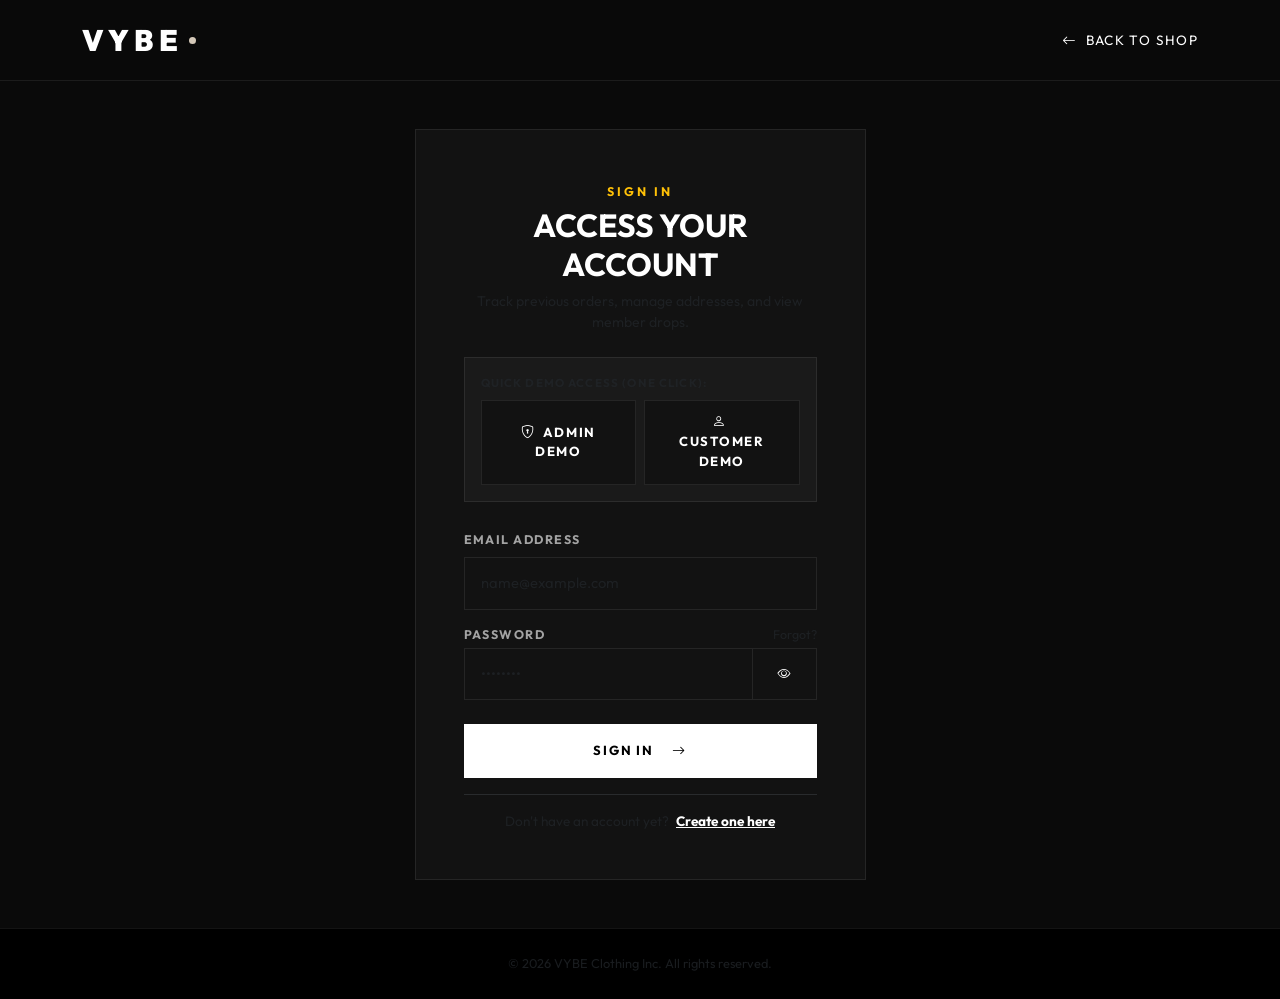
<file: frontend/account.html>
<!DOCTYPE html>
<html lang="en">
<head>
    <meta charset="UTF-8">
    <meta name="viewport" content="width=device-width, initial-scale=1.0">
    <title>My Account | VYBE Clothing</title>
    <!-- Bootstrap 5 CSS -->
    <link href="https://cdn.jsdelivr.net/npm/bootstrap@5.3.3/dist/css/bootstrap.min.css" rel="stylesheet">
    <!-- Bootstrap Icons -->
    <link href="https://cdn.jsdelivr.net/npm/bootstrap-icons@1.11.3/font/bootstrap-icons.min.css" rel="stylesheet">
    <!-- Custom Style -->
    <link rel="stylesheet" href="/frontend/css/style.css">
</head>
<body>

    <!-- Announcement Bar -->
    <div class="announcement-bar text-center">
        <div class="container">
            FREE EXPRESS SHIPPING ACROSS INDIA ON ORDERS OVER ₹1,999
        </div>
    </div>

    <!-- Navigation Bar -->
    <nav class="navbar navbar-expand-lg navbar-vybe">
        <div class="container">
            <a class="brand-logo" href="index.html">
                VYBE<span class="dot"></span>
            </a>

            <button class="navbar-toggler border-0 text-white" type="button" data-bs-toggle="collapse" data-bs-target="#vybeNav">
                <i class="bi bi-list fs-2"></i>
            </button>

            <div class="collapse navbar-collapse" id="vybeNav">
                <ul class="navbar-nav mx-auto mb-2 mb-lg-0">
                    <li class="nav-item"><a class="nav-link nav-link-vybe" href="index.html">Home</a></li>
                    <li class="nav-item"><a class="nav-link nav-link-vybe" href="shop.html">Shop All</a></li>
                    <li class="nav-item"><a class="nav-link nav-link-vybe" href="/orders.html">My Orders</a></li>
                    <li class="nav-item"><a class="nav-link nav-link-vybe active" href="/account.html">Account</a></li>
                </ul>

                <div class="d-flex align-items-center gap-3">
                    <div id="navUserContainer"></div>
                    <a href="cart.html" class="nav-icon-btn position-relative" title="Shopping Bag">
                        <i class="bi bi-bag"></i>
                        <span class="nav-badge cart-count-badge" style="display: none;">0</span>
                    </a>
                </div>
            </div>
        </div>
    </nav>

    <!-- Main Account Section -->
    <section class="py-5">
        <div class="container">
            <div class="d-flex justify-content-between align-items-end mb-4 pb-2 border-bottom border-secondary border-opacity-25">
                <div>
                    <span class="tracking-widest-custom text-warning fw-bold" style="font-size: 0.8rem;">MEMBER DASHBOARD</span>
                    <h1 class="text-uppercase fw-bold text-white mt-1 mb-0">MY ACCOUNT</h1>
                </div>
                <button class="btn btn-vybe-outline" onclick="handleLogout()">
                    <i class="bi bi-box-arrow-right me-1"></i> LOGOUT
                </button>
            </div>

            <div class="row g-4">
                <!-- Profile Summary & Navigation -->
                <div class="col-lg-4">
                    <div class="p-4 mb-4" style="background: var(--bg-surface); border: 1px solid var(--border-subtle);">
                        <div class="d-flex align-items-center gap-3 mb-3">
                            <div class="rounded-circle bg-secondary d-flex align-items-center justify-content-center text-white fw-bold fs-3" style="width: 60px; height: 60px;">
                                <i class="bi bi-person"></i>
                            </div>
                            <div>
                                <h5 class="fw-bold text-white mb-0" id="profileName">Loading...</h5>
                                <div class="text-muted" style="font-size: 0.85rem;" id="profileEmail">...</div>
                            </div>
                        </div>
                        <div class="border-top border-secondary border-opacity-25 pt-3">
                            <div class="d-flex justify-content-between text-muted mb-2" style="font-size: 0.85rem;">
                                <span>Phone:</span>
                                <span class="text-white" id="profilePhone">-</span>
                            </div>
                            <div class="d-flex justify-content-between text-muted" style="font-size: 0.85rem;">
                                <span>Member Since:</span>
                                <span class="text-white" id="profileDate">-</span>
                            </div>
                        </div>

                        <div class="d-grid mt-4">
                            <a href="/orders.html" class="btn btn-vybe">
                                <i class="bi bi-box-seam me-2"></i> VIEW ORDER HISTORY
                            </a>
                        </div>
                    </div>
                </div>

                <!-- Forms Column -->
                <div class="col-lg-8">
                    <!-- Update Profile Form -->
                    <div class="p-4 mb-4" style="background: var(--bg-surface); border: 1px solid var(--border-subtle);">
                        <h5 class="text-uppercase fw-bold text-white mb-3" style="font-size: 1rem; letter-spacing: 0.08em;">
                            Personal Information
                        </h5>
                        <form id="editProfileForm">
                            <div class="row g-3">
                                <div class="col-md-6">
                                    <label class="form-label-vybe">Full Name</label>
                                    <input type="text" id="editFullName" class="form-control form-control-vybe" required>
                                </div>
                                <div class="col-md-6">
                                    <label class="form-label-vybe">Phone Number</label>
                                    <input type="tel" id="editPhone" class="form-control form-control-vybe">
                                </div>
                            </div>
                            <button type="submit" class="btn btn-vybe-dark mt-3">SAVE CHANGES</button>
                        </form>
                    </div>

                    <!-- Change Password Form -->
                    <div class="p-4 mb-4" style="background: var(--bg-surface); border: 1px solid var(--border-subtle);">
                        <h5 class="text-uppercase fw-bold text-white mb-3" style="font-size: 1rem; letter-spacing: 0.08em;">
                            Change Password
                        </h5>
                        <form id="changePasswordForm">
                            <div class="row g-3">
                                <div class="col-md-6">
                                    <label class="form-label-vybe">Current Password</label>
                                    <input type="password" id="currPw" class="form-control form-control-vybe" required>
                                </div>
                                <div class="col-md-6">
                                    <label class="form-label-vybe">New Password</label>
                                    <input type="password" id="newPw" class="form-control form-control-vybe" required minlength="6">
                                </div>
                            </div>
                            <button type="submit" class="btn btn-vybe-dark mt-3">UPDATE PASSWORD</button>
                        </form>
                    </div>

                    <!-- Saved Shipping Addresses -->
                    <div class="p-4" style="background: var(--bg-surface); border: 1px solid var(--border-subtle);">
                        <div class="d-flex justify-content-between align-items-center mb-3">
                            <h5 class="text-uppercase fw-bold text-white mb-0" style="font-size: 1rem; letter-spacing: 0.08em;">
                                Saved Shipping Addresses
                            </h5>
                            <button class="btn btn-sm btn-vybe-outline" data-bs-toggle="modal" data-bs-target="#addAddressModal">
                                <i class="bi bi-plus-lg me-1"></i> Add Address
                            </button>
                        </div>
                        <div id="addressesList" class="row g-3">
                            <!-- Populated dynamically -->
                        </div>
                    </div>

                </div>
            </div>
        </div>
    </section>

    <!-- Add Address Modal -->
    <div class="modal fade" id="addAddressModal" tabindex="-1">
        <div class="modal-dialog modal-dialog-centered">
            <div class="modal-content modal-content-vybe">
                <div class="modal-header modal-header-vybe">
                    <h5 class="modal-title text-uppercase fw-bold">Add Shipping Address</h5>
                    <button type="button" class="btn-close btn-close-white" data-bs-dismiss="modal"></button>
                </div>
                <form id="addAddressForm">
                    <div class="modal-body p-4">
                        <div class="mb-3">
                            <label class="form-label-vybe">Full Name *</label>
                            <input type="text" id="modalAddrName" class="form-control form-control-vybe" required>
                        </div>
                        <div class="mb-3">
                            <label class="form-label-vybe">Contact Phone *</label>
                            <input type="tel" id="modalAddrPhone" class="form-control form-control-vybe" required>
                        </div>
                        <div class="mb-3">
                            <label class="form-label-vybe">Street Address / Apartment *</label>
                            <input type="text" id="modalAddrStreet" class="form-control form-control-vybe" required>
                        </div>
                        <div class="row g-2 mb-3">
                            <div class="col-6">
                                <label class="form-label-vybe">City *</label>
                                <input type="text" id="modalAddrCity" class="form-control form-control-vybe" required>
                            </div>
                            <div class="col-6">
                                <label class="form-label-vybe">State *</label>
                                <input type="text" id="modalAddrState" class="form-control form-control-vybe" required>
                            </div>
                        </div>
                        <div class="mb-3">
                            <label class="form-label-vybe">PIN Code *</label>
                            <input type="text" id="modalAddrPostal" class="form-control form-control-vybe" required>
                        </div>
                    </div>
                    <div class="modal-footer border-0 p-4 pt-0">
                        <button type="button" class="btn btn-vybe-dark" data-bs-dismiss="modal">Cancel</button>
                        <button type="submit" class="btn btn-vybe">Save Address</button>
                    </div>
                </form>
            </div>
        </div>
    </div>

    <!-- Footer -->
    <footer class="footer-vybe">
        <div class="container text-center text-muted" style="font-size: 0.8rem;">
            &copy; 2026 VYBE Clothing Inc. All rights reserved.
        </div>
    </footer>

    <!-- Bootstrap 5 Bundle JS -->
    <script src="https://cdn.jsdelivr.net/npm/bootstrap@5.3.3/dist/js/bootstrap.bundle.min.js"></script>
    <!-- Core JS -->
    <script src="/frontend/js/main.js"></script>

    <script>
        async function loadAccountData() {
            const user = getCurrentUser();
            if (!user) {
                window.location.href = "login.html";
                return;
            }

            document.getElementById("profileName").textContent = user.full_name;
            document.getElementById("profileEmail").textContent = user.email;
            document.getElementById("profilePhone").textContent = user.phone || "Not provided";
            document.getElementById("profileDate").textContent = new Date(user.created_at).toLocaleDateString();

            document.getElementById("editFullName").value = user.full_name;
            document.getElementById("editPhone").value = user.phone || "";

            loadSavedAddresses();
        }

        async function loadSavedAddresses() {
            const container = document.getElementById("addressesList");
            try {
                const res = await authFetch("/auth/addresses");
                const addresses = await res.json();

                if (addresses.length === 0) {
                    container.innerHTML = `<div class="col-12 text-muted" style="font-size: 0.88rem;">No saved addresses yet.</div>`;
                    return;
                }

                container.innerHTML = addresses.map(a => `
                    <div class="col-md-6">
                        <div class="p-3 position-relative" style="background: var(--bg-surface-elevated); border: 1px solid var(--border-subtle); font-size: 0.85rem;">
                            <div class="fw-bold text-white mb-1">${a.full_name}</div>
                            <div class="text-light">${a.street_address}</div>
                            <div class="text-muted">${a.city}, ${a.state} - ${a.postal_code}</div>
                            <div class="text-muted mt-1">Phone: ${a.phone}</div>
                            <button class="btn btn-sm btn-link text-danger p-0 position-absolute top-0 end-0 m-3" onclick="deleteAddress(${a.id})">
                                <i class="bi bi-trash"></i>
                            </button>
                        </div>
                    </div>
                `).join("");
            } catch (e) {
                container.innerHTML = `<div class="text-danger">Failed to load addresses.</div>`;
            }
        }

        async function deleteAddress(id) {
            if (!confirm("Delete this address?")) return;
            const res = await authFetch(`/auth/addresses/${id}`, { method: "DELETE" });
            if (res.ok) {
                showToast("Address deleted.", "info");
                loadSavedAddresses();
            }
        }

        document.getElementById("editProfileForm").addEventListener("submit", async (e) => {
            e.preventDefault();
            const full_name = document.getElementById("editFullName").value.trim();
            const phone = document.getElementById("editPhone").value.trim();

            const res = await authFetch("/auth/profile", {
                method: "PUT",
                body: JSON.stringify({ full_name, phone })
            });

            if (res.ok) {
                const updatedUser = await res.json();
                localStorage.setItem("vybe_user", JSON.stringify(updatedUser));
                showToast("Profile updated successfully!", "success");
                loadAccountData();
            } else {
                showToast("Failed to update profile.", "danger");
            }
        });

        document.getElementById("changePasswordForm").addEventListener("submit", async (e) => {
            e.preventDefault();
            const current_password = document.getElementById("currPw").value;
            const new_password = document.getElementById("newPw").value;

            const res = await authFetch("/auth/change-password", {
                method: "PUT",
                body: JSON.stringify({ current_password, new_password })
            });

            const data = await res.json();
            if (res.ok) {
                showToast("Password updated successfully!", "success");
                document.getElementById("changePasswordForm").reset();
            } else {
                showToast(data.detail || "Error updating password.", "danger");
            }
        });

        document.getElementById("addAddressForm").addEventListener("submit", async (e) => {
            e.preventDefault();
            const payload = {
                full_name: document.getElementById("modalAddrName").value.trim(),
                phone: document.getElementById("modalAddrPhone").value.trim(),
                street_address: document.getElementById("modalAddrStreet").value.trim(),
                city: document.getElementById("modalAddrCity").value.trim(),
                state: document.getElementById("modalAddrState").value.trim(),
                postal_code: document.getElementById("modalAddrPostal").value.trim()
            };

            const res = await authFetch("/auth/addresses", {
                method: "POST",
                body: JSON.stringify(payload)
            });

            if (res.ok) {
                showToast("Address saved!", "success");
                const modal = bootstrap.Modal.getInstance(document.getElementById("addAddressModal"));
                if (modal) modal.hide();
                document.getElementById("addAddressForm").reset();
                loadSavedAddresses();
            } else {
                showToast("Failed to save address.", "danger");
            }
        });

        document.addEventListener("DOMContentLoaded", loadAccountData);
    </script>
</body>
</html>
</file>
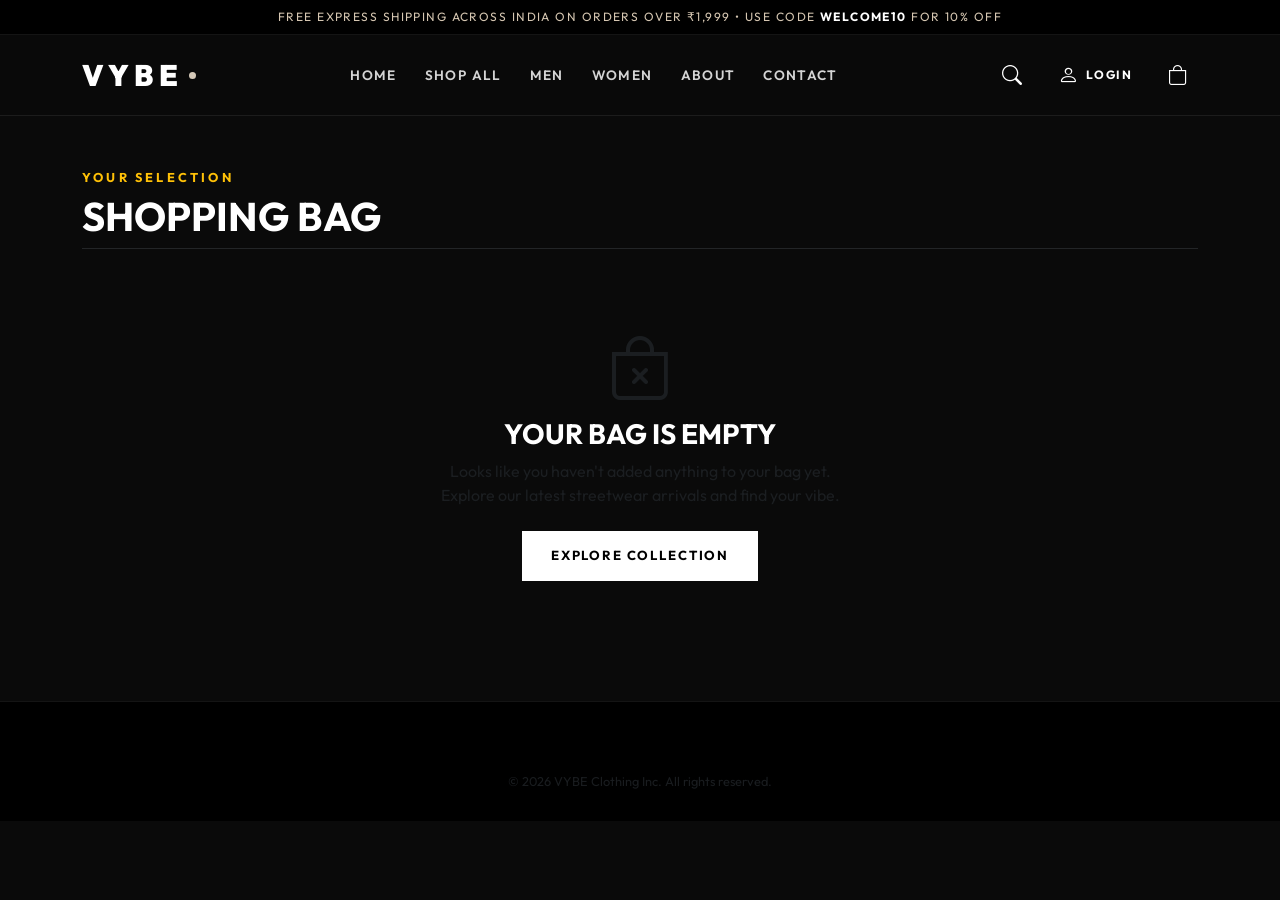
<file: frontend/cart.html>
<!DOCTYPE html>
<html lang="en">
<head>
    <meta charset="UTF-8">
    <meta name="viewport" content="width=device-width, initial-scale=1.0">
    <title>Shopping Bag | VYBE Clothing</title>
    <!-- Bootstrap 5 CSS -->
    <link href="https://cdn.jsdelivr.net/npm/bootstrap@5.3.3/dist/css/bootstrap.min.css" rel="stylesheet">
    <!-- Bootstrap Icons -->
    <link href="https://cdn.jsdelivr.net/npm/bootstrap-icons@1.11.3/font/bootstrap-icons.min.css" rel="stylesheet">
    <!-- Custom Style -->
    <link rel="stylesheet" href="/frontend/css/style.css">
</head>
<body>

    <!-- Announcement Bar -->
    <div class="announcement-bar text-center">
        <div class="container">
            FREE EXPRESS SHIPPING ACROSS INDIA ON ORDERS OVER ₹1,999 &bull; USE CODE <strong class="text-white">WELCOME10</strong> FOR 10% OFF
        </div>
    </div>

    <!-- Navigation Bar -->
    <nav class="navbar navbar-expand-lg navbar-vybe">
        <div class="container">
            <a class="brand-logo" href="index.html">
                VYBE<span class="dot"></span>
            </a>

            <button class="navbar-toggler border-0 text-white" type="button" data-bs-toggle="collapse" data-bs-target="#vybeNav">
                <i class="bi bi-list fs-2"></i>
            </button>

            <div class="collapse navbar-collapse" id="vybeNav">
                <ul class="navbar-nav mx-auto mb-2 mb-lg-0">
                    <li class="nav-item"><a class="nav-link nav-link-vybe" href="index.html">Home</a></li>
                    <li class="nav-item"><a class="nav-link nav-link-vybe" href="shop.html">Shop All</a></li>
                    <li class="nav-item"><a class="nav-link nav-link-vybe" href="shop.html?gender=Men">Men</a></li>
                    <li class="nav-item"><a class="nav-link nav-link-vybe" href="shop.html?gender=Women">Women</a></li>
                    <li class="nav-item"><a class="nav-link nav-link-vybe" href="about.html">About</a></li>
                    <li class="nav-item"><a class="nav-link nav-link-vybe" href="contact.html">Contact</a></li>
                </ul>

                <div class="d-flex align-items-center gap-3">
                    <a href="shop.html" class="nav-icon-btn" title="Search"><i class="bi bi-search"></i></a>
                    <div id="navUserContainer"></div>
                    <a href="cart.html" class="nav-icon-btn position-relative active" title="Shopping Bag">
                        <i class="bi bi-bag"></i>
                        <span class="nav-badge cart-count-badge" style="display: none;">0</span>
                    </a>
                </div>
            </div>
        </div>
    </nav>

    <!-- Cart Page Content -->
    <section class="py-5">
        <div class="container">
            <div class="mb-4 pb-2 border-bottom border-secondary border-opacity-25">
                <span class="tracking-widest-custom text-warning fw-bold" style="font-size: 0.8rem;">YOUR SELECTION</span>
                <h1 class="text-uppercase fw-bold text-white mt-1 mb-0">SHOPPING BAG</h1>
            </div>

            <!-- Empty Cart State -->
            <div id="cartEmptyState" class="text-center py-5 my-4" style="display: none;">
                <i class="bi bi-bag-x text-muted mb-3" style="font-size: 4rem;"></i>
                <h3 class="text-uppercase fw-bold">YOUR BAG IS EMPTY</h3>
                <p class="text-muted mb-4" style="max-width: 400px; margin: 0 auto;">
                    Looks like you haven't added anything to your bag yet. Explore our latest streetwear arrivals and find your vibe.
                </p>
                <a href="shop.html" class="btn btn-vybe">EXPLORE COLLECTION</a>
            </div>

            <!-- Active Cart Main Content -->
            <div class="row g-5" id="cartMainContent">
                <!-- Cart Items List Column -->
                <div class="col-lg-8">
                    <!-- Free Shipping Progress Tracker -->
                    <div class="p-3 mb-4" id="shippingProgressBox" style="background: var(--bg-surface); border: 1px solid var(--border-subtle);">
                        <div class="d-flex align-items-center justify-content-between" style="font-size: 0.85rem;" id="shippingProgressText">
                            Add ₹0 more to get FREE Express Shipping!
                        </div>
                        <div class="shipping-progress-container">
                            <div class="shipping-progress-bar" id="shippingProgressBar" style="width: 0%;"></div>
                        </div>
                    </div>

                    <!-- Items Container -->
                    <div id="cartItemsContainer">
                        <!-- Populated dynamically via cart.js -->
                    </div>

                    <div class="d-flex justify-content-between align-items-center mt-4">
                        <a href="shop.html" class="btn btn-vybe-outline" style="font-size: 0.78rem;">
                            <i class="bi bi-arrow-left me-2"></i> CONTINUE SHOPPING
                        </a>
                    </div>
                </div>

                <!-- Order Summary Column -->
                <div class="col-lg-4">
                    <div class="order-summary-card">
                        <h4 class="text-uppercase fw-bold text-white mb-4" style="font-size: 1.15rem; letter-spacing: 0.05em;">
                            ORDER SUMMARY
                        </h4>

                        <!-- Promo Code Input -->
                        <div class="mb-4">
                            <form id="couponForm" class="d-flex gap-2">
                                <input type="text" id="couponInput" class="form-control form-control-vybe text-uppercase font-mono" placeholder="PROMO CODE" style="font-size: 0.85rem;">
                                <button type="submit" class="btn btn-vybe-dark px-3 flex-shrink-0" style="font-size: 0.78rem;">APPLY</button>
                            </form>
                            <div id="appliedCouponBadge" style="display: none;"></div>
                            <div class="text-muted mt-2" style="font-size: 0.75rem;">Try: <strong>WELCOME10</strong> (10% off) or <strong>STREETVYBE20</strong></div>
                        </div>

                        <!-- Price Breakdown -->
                        <div class="summary-row">
                            <span class="text-muted">Subtotal</span>
                            <span class="font-mono text-white fw-bold" id="summarySubtotal">₹0</span>
                        </div>

                        <div class="summary-row" id="summaryDiscountRow" style="display: none;">
                            <span class="text-success">Coupon Discount</span>
                            <span class="font-mono text-success fw-bold" id="summaryDiscount">-₹0</span>
                        </div>

                        <div class="summary-row">
                            <span class="text-muted">Shipping Fee</span>
                            <span class="font-mono text-white fw-bold" id="summaryShipping">FREE</span>
                        </div>

                        <div class="summary-total-row">
                            <span>TOTAL</span>
                            <span class="font-mono text-white" id="summaryTotal">₹0</span>
                        </div>

                        <div class="text-muted mt-2 mb-4" style="font-size: 0.75rem;">
                            <i class="bi bi-info-circle me-1"></i> Inclusive of all taxes. Free shipping on orders &gt; ₹1,999.
                        </div>

                        <button class="btn btn-vybe w-100 py-3" onclick="proceedToCheckout()">
                            PROCEED TO CHECKOUT <i class="bi bi-arrow-right ms-2"></i>
                        </button>

                        <div class="mt-4 pt-4 border-top border-secondary border-opacity-25">
                            <div class="d-flex align-items-center gap-3 text-muted mb-2" style="font-size: 0.8rem;">
                                <i class="bi bi-wallet2 text-light"></i> Cash On Delivery Available
                            </div>
                            <div class="d-flex align-items-center gap-3 text-muted mb-2" style="font-size: 0.8rem;">
                                <i class="bi bi-arrow-clockwise text-light"></i> 7-Day Hassle-Free Returns
                            </div>
                            <div class="d-flex align-items-center gap-3 text-muted" style="font-size: 0.8rem;">
                                <i class="bi bi-shield-check text-light"></i> 100% Genuine Heavyweight Cotton
                            </div>
                        </div>

                    </div>
                </div>
            </div>
        </div>
    </section>

    <!-- Footer -->
    <footer class="footer-vybe">
        <div class="container text-center text-muted" style="font-size: 0.8rem;">
            &copy; 2026 VYBE Clothing Inc. All rights reserved.
        </div>
    </footer>

    <!-- Bootstrap 5 Bundle JS -->
    <script src="https://cdn.jsdelivr.net/npm/bootstrap@5.3.3/dist/js/bootstrap.bundle.min.js"></script>
    <!-- Core JS -->
    <script src="/frontend/js/main.js"></script>
    <script src="/frontend/js/cart.js"></script>
</body>
</html>
</file>
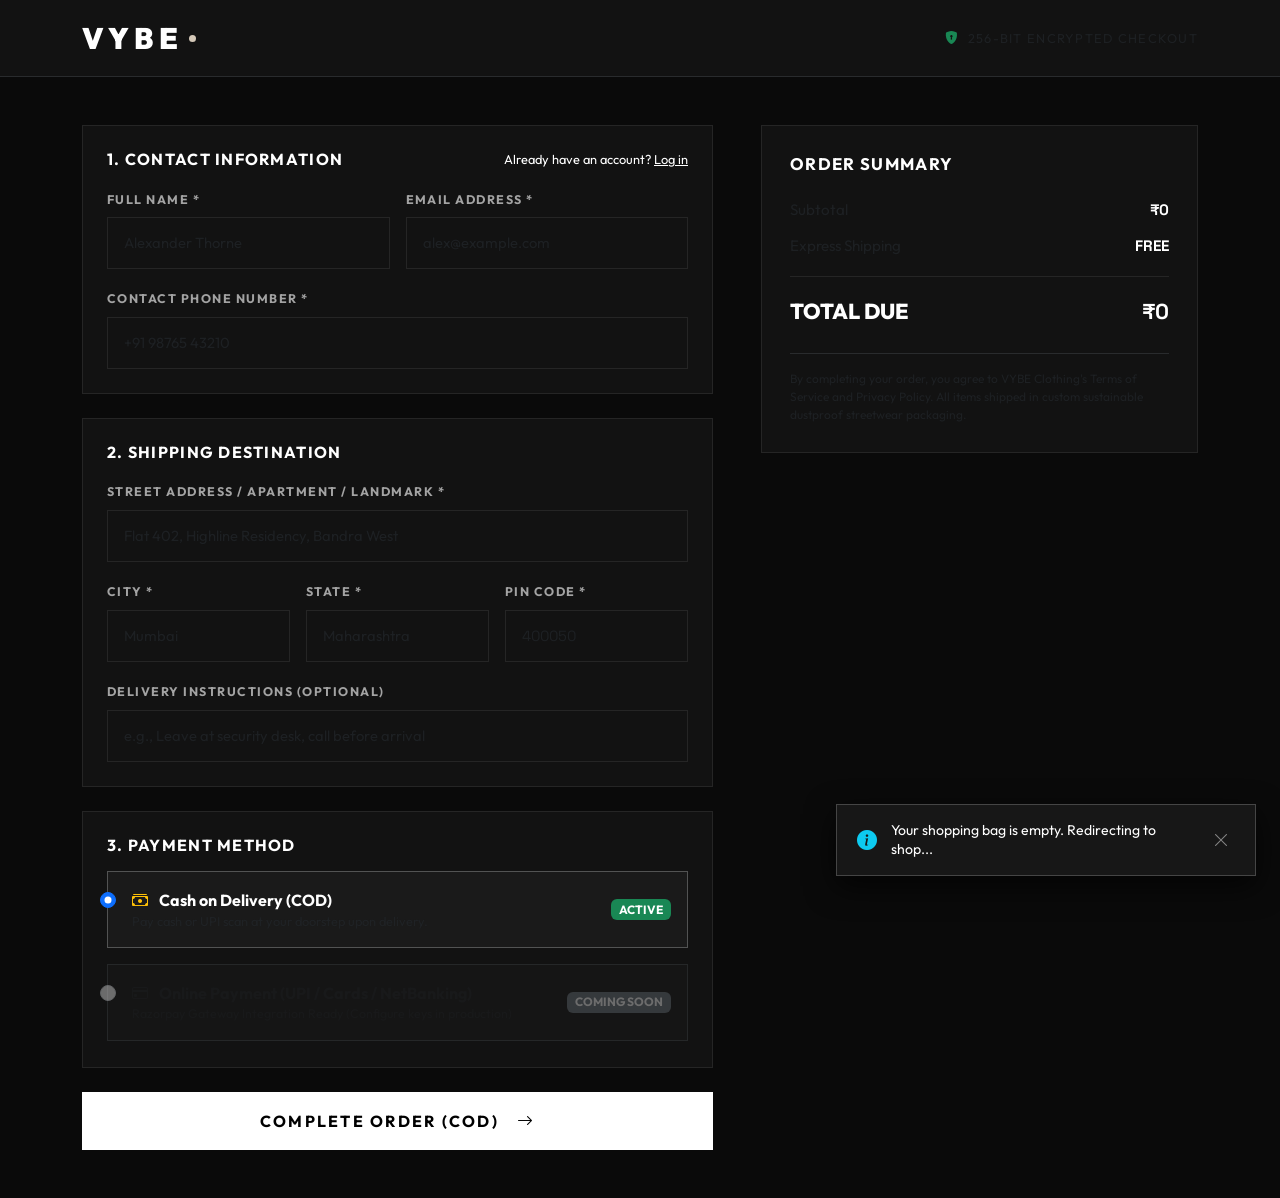
<file: frontend/checkout.html>
<!DOCTYPE html>
<html lang="en">
<head>
    <meta charset="UTF-8">
    <meta name="viewport" content="width=device-width, initial-scale=1.0">
    <title>Checkout | VYBE Clothing</title>
    <!-- Bootstrap 5 CSS -->
    <link href="https://cdn.jsdelivr.net/npm/bootstrap@5.3.3/dist/css/bootstrap.min.css" rel="stylesheet">
    <!-- Bootstrap Icons -->
    <link href="https://cdn.jsdelivr.net/npm/bootstrap-icons@1.11.3/font/bootstrap-icons.min.css" rel="stylesheet">
    <!-- Custom Style -->
    <link rel="stylesheet" href="/frontend/css/style.css">
</head>
<body>

    <!-- Simple Secure Header -->
    <header class="py-3 border-bottom border-secondary border-opacity-25" style="background: var(--bg-surface);">
        <div class="container d-flex justify-content-between align-items-center">
            <a class="brand-logo" href="index.html">
                VYBE<span class="dot"></span>
            </a>
            <div class="d-flex align-items-center gap-2 text-muted" style="font-size: 0.8rem; letter-spacing: 0.1em;">
                <i class="bi bi-shield-lock-fill text-success"></i> 256-BIT ENCRYPTED CHECKOUT
            </div>
        </div>
    </header>

    <!-- Checkout Main Section -->
    <section class="py-5">
        <div class="container" id="checkoutContainer">
            <div class="row g-5">
                <!-- Customer Details Form Column -->
                <div class="col-lg-7">
                    <form id="checkoutForm">
                        <!-- Contact Info -->
                        <div class="p-4 mb-4" style="background: var(--bg-surface); border: 1px solid var(--border-subtle);">
                            <div class="d-flex justify-content-between align-items-center mb-3">
                                <h5 class="text-uppercase fw-bold text-white mb-0" style="font-size: 1rem; letter-spacing: 0.08em;">
                                    1. Contact Information
                                </h5>
                                <div id="loginPromptCheckout" style="font-size: 0.8rem;">
                                    Already have an account? <a href="login.html" class="text-white text-decoration-underline">Log in</a>
                                </div>
                            </div>

                            <div class="row g-3">
                                <div class="col-md-6">
                                    <label class="form-label-vybe" for="custName">Full Name *</label>
                                    <input type="text" class="form-control form-control-vybe" id="custName" required placeholder="Alexander Thorne">
                                </div>
                                <div class="col-md-6">
                                    <label class="form-label-vybe" for="custEmail">Email Address *</label>
                                    <input type="email" class="form-control form-control-vybe" id="custEmail" required placeholder="alex@example.com">
                                </div>
                                <div class="col-12">
                                    <label class="form-label-vybe" for="custPhone">Contact Phone Number *</label>
                                    <input type="tel" class="form-control form-control-vybe" id="custPhone" required placeholder="+91 98765 43210">
                                </div>
                            </div>
                        </div>

                        <!-- Shipping Address -->
                        <div class="p-4 mb-4" style="background: var(--bg-surface); border: 1px solid var(--border-subtle);">
                            <h5 class="text-uppercase fw-bold text-white mb-3" style="font-size: 1rem; letter-spacing: 0.08em;">
                                2. Shipping Destination
                            </h5>

                            <!-- Saved Addresses for logged-in user -->
                            <div id="savedAddressesContainer" class="mb-3" style="display: none;">
                                <label class="form-label-vybe">Use Saved Address</label>
                                <select id="savedAddressSelect" class="form-select form-control-vybe"></select>
                            </div>

                            <div class="row g-3">
                                <div class="col-12">
                                    <label class="form-label-vybe" for="custAddress">Street Address / Apartment / Landmark *</label>
                                    <input type="text" class="form-control form-control-vybe" id="custAddress" required placeholder="Flat 402, Highline Residency, Bandra West">
                                </div>
                                <div class="col-md-4">
                                    <label class="form-label-vybe" for="custCity">City *</label>
                                    <input type="text" class="form-control form-control-vybe" id="custCity" required placeholder="Mumbai">
                                </div>
                                <div class="col-md-4">
                                    <label class="form-label-vybe" for="custState">State *</label>
                                    <input type="text" class="form-control form-control-vybe" id="custState" required placeholder="Maharashtra">
                                </div>
                                <div class="col-md-4">
                                    <label class="form-label-vybe" for="custPostal">PIN Code *</label>
                                    <input type="text" class="form-control form-control-vybe font-mono" id="custPostal" required placeholder="400050">
                                </div>
                                <div class="col-12">
                                    <label class="form-label-vybe" for="orderNotes">Delivery Instructions (Optional)</label>
                                    <input type="text" class="form-control form-control-vybe" id="orderNotes" placeholder="e.g., Leave at security desk, call before arrival">
                                </div>
                            </div>
                        </div>

                        <!-- Payment Method -->
                        <div class="p-4 mb-4" style="background: var(--bg-surface); border: 1px solid var(--border-subtle);">
                            <h5 class="text-uppercase fw-bold text-white mb-3" style="font-size: 1rem; letter-spacing: 0.08em;">
                                3. Payment Method
                            </h5>

                            <!-- COD (Active) -->
                            <div class="form-check p-3 mb-3 border border-light border-opacity-25" style="background: var(--bg-surface-elevated);">
                                <input class="form-check-input" type="radio" name="paymentOption" id="paymentCOD" value="COD" checked>
                                <label class="form-check-label text-white d-flex justify-content-between align-items-center w-100 ps-2" for="paymentCOD">
                                    <div>
                                        <div class="fw-bold"><i class="bi bi-cash-stack me-2 text-warning"></i> Cash on Delivery (COD)</div>
                                        <div class="text-muted" style="font-size: 0.8rem;">Pay cash or UPI scan at your doorstep upon delivery.</div>
                                    </div>
                                    <span class="badge bg-success">ACTIVE</span>
                                </label>
                            </div>

                            <!-- Online Gateway Notice -->
                            <div class="form-check p-3 border border-secondary border-opacity-25 opacity-75" style="background: rgba(255,255,255,0.02);">
                                <input class="form-check-input" type="radio" name="paymentOption" id="paymentRazorpay" disabled>
                                <label class="form-check-label text-muted d-flex justify-content-between align-items-center w-100 ps-2" for="paymentRazorpay">
                                    <div>
                                        <div class="fw-bold"><i class="bi bi-credit-card me-2"></i> Online Payment (UPI / Cards / NetBanking)</div>
                                        <div style="font-size: 0.78rem;">Razorpay Gateway Integration Ready (Configure keys in production)</div>
                                    </div>
                                    <span class="badge bg-secondary">COMING SOON</span>
                                </label>
                            </div>
                        </div>

                        <!-- Submit Order Button -->
                        <button type="submit" id="placeOrderBtn" class="btn btn-vybe w-100 py-3 fs-6">
                            COMPLETE ORDER (COD) <i class="bi bi-arrow-right ms-2"></i>
                        </button>
                    </form>
                </div>

                <!-- Order Breakdown Column -->
                <div class="col-lg-5">
                    <div class="order-summary-card">
                        <h5 class="text-uppercase fw-bold text-white mb-4" style="font-size: 1.05rem; letter-spacing: 0.08em;">
                            ORDER SUMMARY
                        </h5>

                        <!-- Items List -->
                        <div id="checkoutItemsList" class="mb-4">
                            <!-- Populated dynamically via checkout.js -->
                        </div>

                        <!-- Financials -->
                        <div class="summary-row">
                            <span class="text-muted">Subtotal</span>
                            <span class="font-mono text-white fw-bold" id="checkoutSubtotal">₹0</span>
                        </div>

                        <div class="summary-row" id="checkoutDiscountRow" style="display: none;">
                            <span class="text-success" id="checkoutCouponLabel">Discount</span>
                            <span class="font-mono text-success fw-bold" id="checkoutDiscount">-₹0</span>
                        </div>

                        <div class="summary-row">
                            <span class="text-muted">Express Shipping</span>
                            <span class="font-mono text-white fw-bold" id="checkoutShipping">FREE</span>
                        </div>

                        <div class="summary-total-row">
                            <span>TOTAL DUE</span>
                            <span class="font-mono text-white" id="checkoutTotal">₹0</span>
                        </div>

                        <div class="mt-4 pt-3 border-top border-secondary border-opacity-25 text-muted" style="font-size: 0.75rem;">
                            By completing your order, you agree to VYBE Clothing's Terms of Service and Privacy Policy. All items shipped in custom sustainable dustproof streetwear packaging.
                        </div>
                    </div>
                </div>
            </div>
        </div>
    </section>

    <!-- Bootstrap 5 Bundle JS -->
    <script src="https://cdn.jsdelivr.net/npm/bootstrap@5.3.3/dist/js/bootstrap.bundle.min.js"></script>
    <!-- Core JS -->
    <script src="/frontend/js/main.js"></script>
    <script src="/frontend/js/checkout.js"></script>
</body>
</html>
</file>
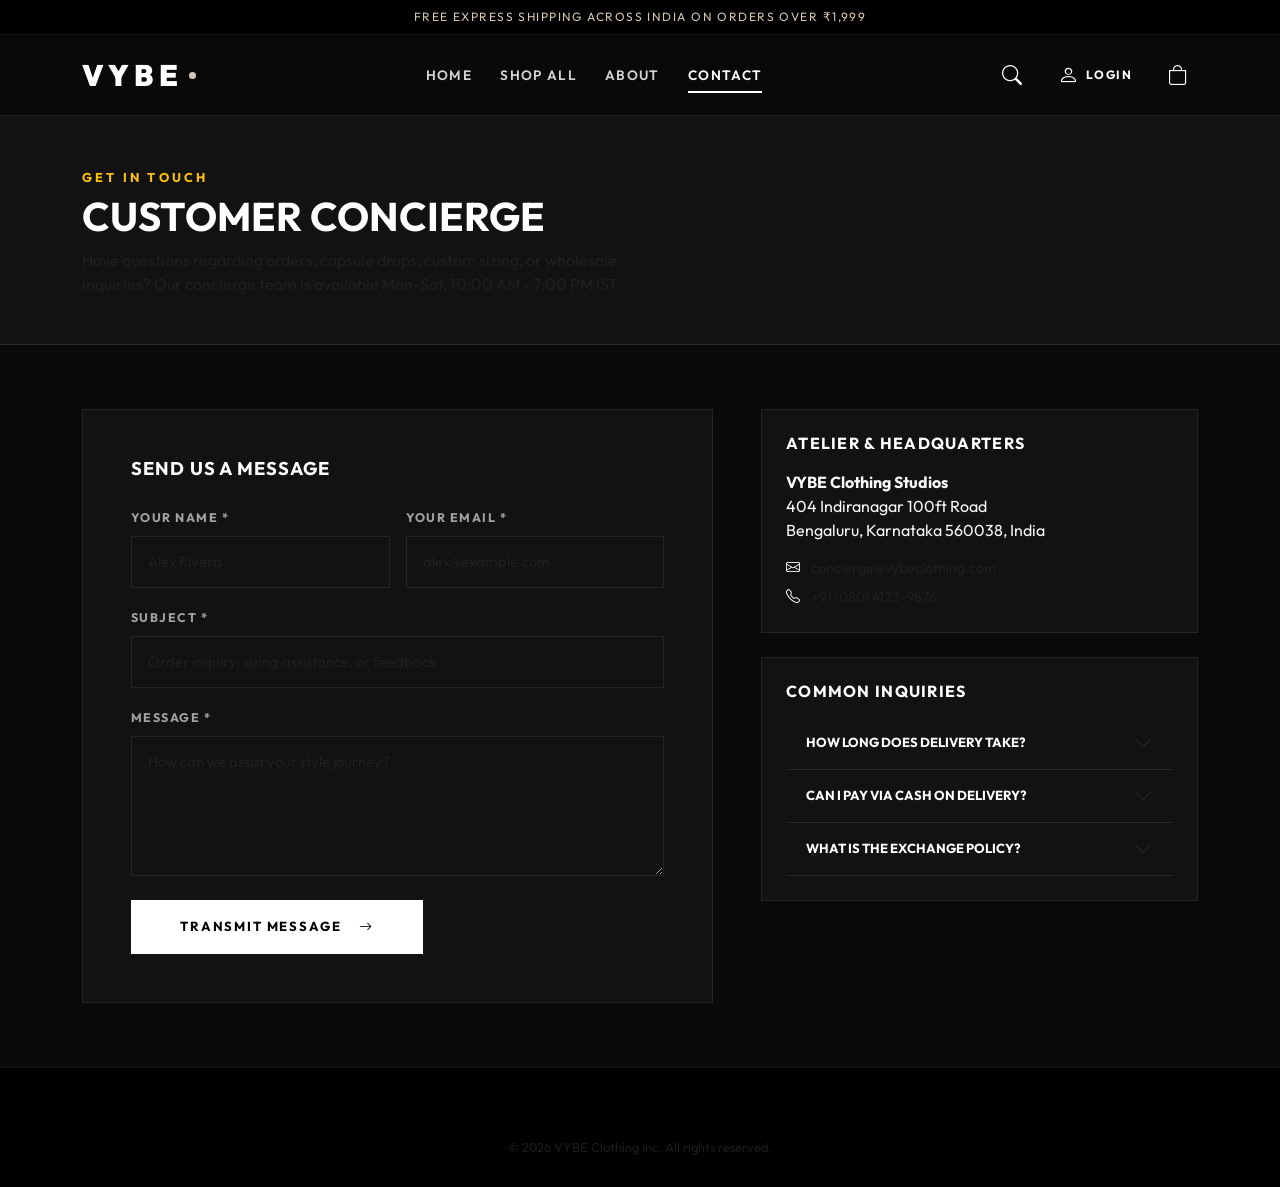
<file: frontend/contact.html>
<!DOCTYPE html>
<html lang="en">
<head>
    <meta charset="UTF-8">
    <meta name="viewport" content="width=device-width, initial-scale=1.0">
    <title>Contact & Customer Support | VYBE Clothing</title>
    <!-- Bootstrap 5 CSS -->
    <link href="https://cdn.jsdelivr.net/npm/bootstrap@5.3.3/dist/css/bootstrap.min.css" rel="stylesheet">
    <!-- Bootstrap Icons -->
    <link href="https://cdn.jsdelivr.net/npm/bootstrap-icons@1.11.3/font/bootstrap-icons.min.css" rel="stylesheet">
    <!-- Custom Style -->
    <link rel="stylesheet" href="/frontend/css/style.css">
</head>
<body>

    <!-- Announcement Bar -->
    <div class="announcement-bar text-center">
        <div class="container">
            FREE EXPRESS SHIPPING ACROSS INDIA ON ORDERS OVER ₹1,999
        </div>
    </div>

    <!-- Navigation Bar -->
    <nav class="navbar navbar-expand-lg navbar-vybe">
        <div class="container">
            <a class="brand-logo" href="index.html">
                VYBE<span class="dot"></span>
            </a>

            <button class="navbar-toggler border-0 text-white" type="button" data-bs-toggle="collapse" data-bs-target="#vybeNav">
                <i class="bi bi-list fs-2"></i>
            </button>

            <div class="collapse navbar-collapse" id="vybeNav">
                <ul class="navbar-nav mx-auto mb-2 mb-lg-0">
                    <li class="nav-item"><a class="nav-link nav-link-vybe" href="index.html">Home</a></li>
                    <li class="nav-item"><a class="nav-link nav-link-vybe" href="shop.html">Shop All</a></li>
                    <li class="nav-item"><a class="nav-link nav-link-vybe" href="about.html">About</a></li>
                    <li class="nav-item"><a class="nav-link nav-link-vybe active" href="contact.html">Contact</a></li>
                </ul>

                <div class="d-flex align-items-center gap-3">
                    <a href="shop.html" class="nav-icon-btn"><i class="bi bi-search"></i></a>
                    <div id="navUserContainer"></div>
                    <a href="cart.html" class="nav-icon-btn position-relative" title="Shopping Bag">
                        <i class="bi bi-bag"></i>
                        <span class="nav-badge cart-count-badge" style="display: none;">0</span>
                    </a>
                </div>
            </div>
        </div>
    </nav>

    <!-- Header Section -->
    <section class="py-5 border-bottom border-secondary border-opacity-25" style="background: var(--bg-surface);">
        <div class="container">
            <span class="tracking-widest-custom text-warning fw-bold" style="font-size: 0.8rem;">GET IN TOUCH</span>
            <h1 class="text-uppercase fw-bold text-white mt-1 mb-2">CUSTOMER CONCIERGE</h1>
            <p class="text-muted mb-0" style="max-width: 600px;">
                Have questions regarding orders, capsule drops, custom sizing, or wholesale inquiries? Our concierge team is available Mon-Sat, 10:00 AM - 7:00 PM IST.
            </p>
        </div>
    </section>

    <!-- Contact Form & Info Grid -->
    <section class="py-5">
        <div class="container py-3">
            <div class="row g-5">
                <!-- Contact Form Column -->
                <div class="col-lg-7">
                    <div class="p-4 p-md-5" style="background: var(--bg-surface); border: 1px solid var(--border-subtle);">
                        <h4 class="text-uppercase fw-bold text-white mb-4" style="font-size: 1.15rem; letter-spacing: 0.05em;">
                            SEND US A MESSAGE
                        </h4>

                        <form id="contactForm">
                            <div class="row g-3">
                                <div class="col-md-6">
                                    <label class="form-label-vybe" for="contactName">Your Name *</label>
                                    <input type="text" id="contactName" class="form-control form-control-vybe" required placeholder="Alex Rivera">
                                </div>
                                <div class="col-md-6">
                                    <label class="form-label-vybe" for="contactEmail">Your Email *</label>
                                    <input type="email" id="contactEmail" class="form-control form-control-vybe" required placeholder="alex@example.com">
                                </div>
                                <div class="col-12">
                                    <label class="form-label-vybe" for="contactSubject">Subject *</label>
                                    <input type="text" id="contactSubject" class="form-control form-control-vybe" required placeholder="Order inquiry, sizing assistance, or feedback">
                                </div>
                                <div class="col-12">
                                    <label class="form-label-vybe" for="contactMessage">Message *</label>
                                    <textarea id="contactMessage" class="form-control form-control-vybe" rows="5" required placeholder="How can we assist your style journey?"></textarea>
                                </div>
                            </div>

                            <button type="submit" id="contactSubmitBtn" class="btn btn-vybe mt-4 py-3 px-5">
                                TRANSMIT MESSAGE <i class="bi bi-arrow-right ms-2"></i>
                            </button>
                        </form>
                    </div>
                </div>

                <!-- Info Column -->
                <div class="col-lg-5">
                    <div class="p-4 mb-4" style="background: var(--bg-surface); border: 1px solid var(--border-subtle);">
                        <h5 class="text-uppercase fw-bold text-white mb-3" style="font-size: 1rem; letter-spacing: 0.08em;">
                            ATELIER & HEADQUARTERS
                        </h5>
                        <div class="text-light mb-3">
                            <strong>VYBE Clothing Studios</strong><br>
                            404 Indiranagar 100ft Road<br>
                            Bengaluru, Karnataka 560038, India
                        </div>
                        <div class="text-muted mb-2" style="font-size: 0.88rem;">
                            <i class="bi bi-envelope text-white me-2"></i> concierge@vybeclothing.com
                        </div>
                        <div class="text-muted" style="font-size: 0.88rem;">
                            <i class="bi bi-telephone text-white me-2"></i> +91 (080) 4123-9876
                        </div>
                    </div>

                    <!-- Frequently Asked Questions Accordion -->
                    <div class="p-4" style="background: var(--bg-surface); border: 1px solid var(--border-subtle);">
                        <h5 class="text-uppercase fw-bold text-white mb-3" style="font-size: 1rem; letter-spacing: 0.08em;">
                            COMMON INQUIRIES
                        </h5>

                        <div class="accordion accordion-flush" id="faqAccordion">
                            <div class="accordion-item" style="background: transparent; border-bottom: 1px solid var(--border-subtle);">
                                <h2 class="accordion-header">
                                    <button class="accordion-button collapsed text-white text-uppercase" style="background: transparent; box-shadow: none; font-size: 0.82rem; font-weight: 700;" type="button" data-bs-toggle="collapse" data-bs-target="#faq1">
                                        How long does delivery take?
                                    </button>
                                </h2>
                                <div id="faq1" class="accordion-collapse collapse" data-bs-parent="#faqAccordion">
                                    <div class="accordion-body text-muted pt-0" style="font-size: 0.85rem;">
                                        All orders are dispatched from our Bengaluru hub within 24 hours. Express air shipping delivers within 2–4 business days across all Indian metro locations.
                                    </div>
                                </div>
                            </div>

                            <div class="accordion-item" style="background: transparent; border-bottom: 1px solid var(--border-subtle);">
                                <h2 class="accordion-header">
                                    <button class="accordion-button collapsed text-white text-uppercase" style="background: transparent; box-shadow: none; font-size: 0.82rem; font-weight: 700;" type="button" data-bs-toggle="collapse" data-bs-target="#faq2">
                                        Can I pay via Cash on Delivery?
                                    </button>
                                </h2>
                                <div id="faq2" class="accordion-collapse collapse" data-bs-parent="#faqAccordion">
                                    <div class="accordion-body text-muted pt-0" style="font-size: 0.85rem;">
                                        Yes! Cash on Delivery (COD) is active pan-India. You can pay cash or scan the courier's UPI QR code upon arrival at your doorstep.
                                    </div>
                                </div>
                            </div>

                            <div class="accordion-item" style="background: transparent; border-bottom: 1px solid var(--border-subtle);">
                                <h2 class="accordion-header">
                                    <button class="accordion-button collapsed text-white text-uppercase" style="background: transparent; box-shadow: none; font-size: 0.82rem; font-weight: 700;" type="button" data-bs-toggle="collapse" data-bs-target="#faq3">
                                        What is the exchange policy?
                                    </button>
                                </h2>
                                <div id="faq3" class="accordion-collapse collapse" data-bs-parent="#faqAccordion">
                                    <div class="accordion-body text-muted pt-0" style="font-size: 0.85rem;">
                                        We offer a 7-day hassle-free size exchange and return policy. Simply initiate through your account or contact support with your order number.
                                    </div>
                                </div>
                            </div>
                        </div>

                    </div>
                </div>
            </div>
        </div>
    </section>

    <!-- Footer -->
    <footer class="footer-vybe">
        <div class="container text-center text-muted" style="font-size: 0.8rem;">
            &copy; 2026 VYBE Clothing Inc. All rights reserved.
        </div>
    </footer>

    <!-- Bootstrap 5 Bundle JS -->
    <script src="https://cdn.jsdelivr.net/npm/bootstrap@5.3.3/dist/js/bootstrap.bundle.min.js"></script>
    <!-- Core JS -->
    <script src="/frontend/js/main.js"></script>

    <script>
        document.getElementById("contactForm").addEventListener("submit", async (e) => {
            e.preventDefault();
            const btn = document.getElementById("contactSubmitBtn");
            btn.disabled = true;
            btn.textContent = "SENDING...";

            const payload = {
                name: document.getElementById("contactName").value.trim(),
                email: document.getElementById("contactEmail").value.trim(),
                subject: document.getElementById("contactSubject").value.trim(),
                message: document.getElementById("contactMessage").value.trim()
            };

            try {
                const res = await fetch(`${API_BASE}/contact`, {
                    method: "POST",
                    headers: { "Content-Type": "application/json" },
                    body: JSON.stringify(payload)
                });
                const data = await res.json();
                showToast(data.message || "Message received!", "success");
                document.getElementById("contactForm").reset();
            } catch (err) {
                showToast("Failed to transmit message. Please try again.", "danger");
            } finally {
                btn.disabled = false;
                btn.innerHTML = `TRANSMIT MESSAGE <i class="bi bi-arrow-right ms-2"></i>`;
            }
        });
    </script>
</body>
</html>
</file>
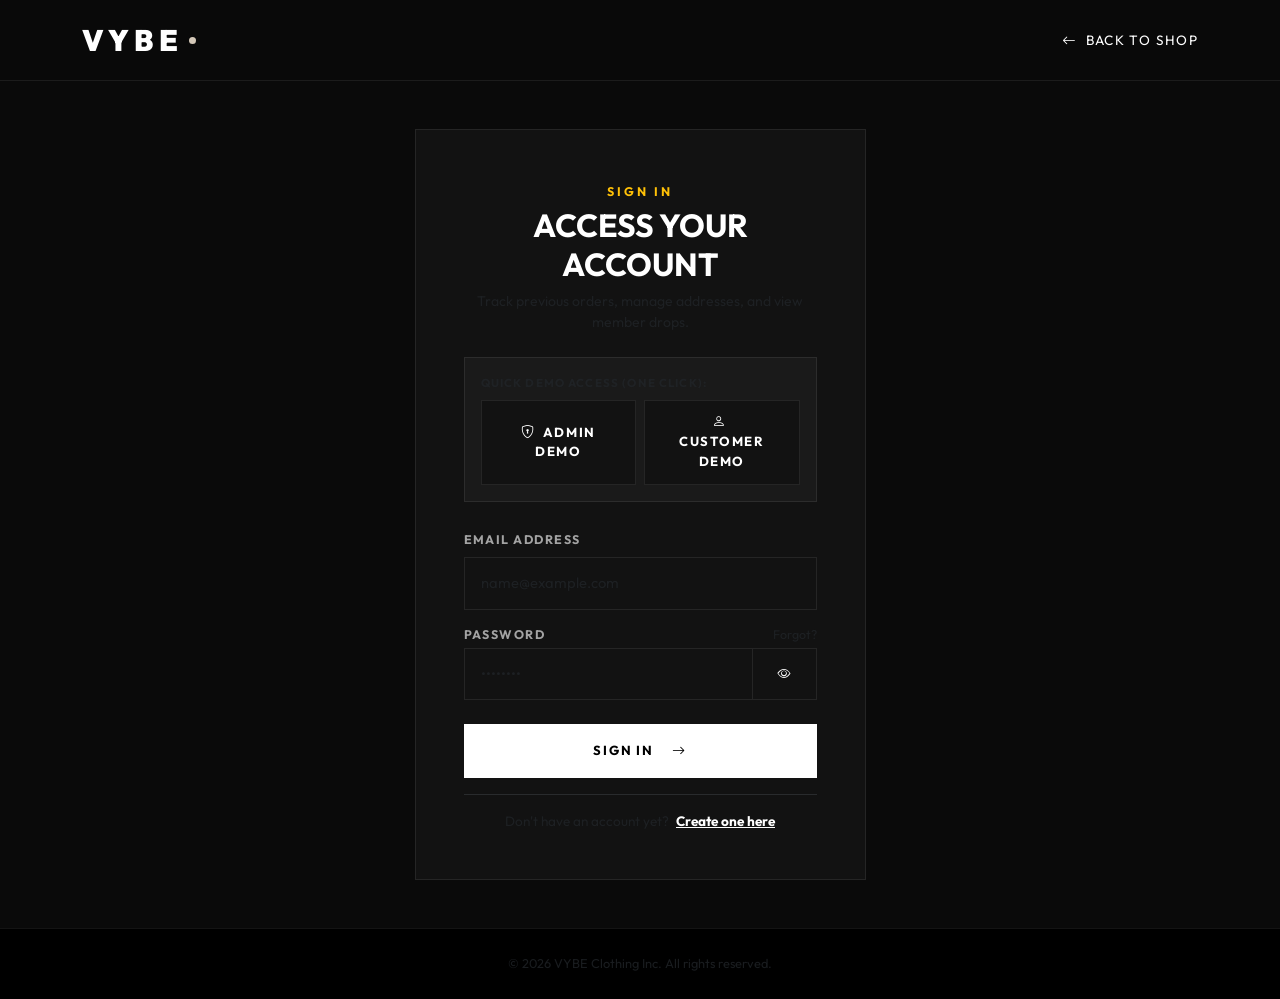
<file: frontend/login.html>
<!DOCTYPE html>
<html lang="en">
<head>
    <meta charset="UTF-8">
    <meta name="viewport" content="width=device-width, initial-scale=1.0">
    <title>Customer Login | VYBE Clothing</title>
    <!-- Bootstrap 5 CSS -->
    <link href="https://cdn.jsdelivr.net/npm/bootstrap@5.3.3/dist/css/bootstrap.min.css" rel="stylesheet">
    <!-- Bootstrap Icons -->
    <link href="https://cdn.jsdelivr.net/npm/bootstrap-icons@1.11.3/font/bootstrap-icons.min.css" rel="stylesheet">
    <!-- Custom Style -->
    <link rel="stylesheet" href="/frontend/css/style.css">
</head>
<body style="min-height: 100vh; display: flex; flex-direction: column;">

    <!-- Navigation Bar -->
    <nav class="navbar navbar-expand-lg navbar-vybe">
        <div class="container">
            <a class="brand-logo" href="index.html">
                VYBE<span class="dot"></span>
            </a>
            <a href="shop.html" class="text-white text-decoration-none" style="font-size: 0.85rem; letter-spacing: 0.1em;">
                <i class="bi bi-arrow-left me-1"></i> BACK TO SHOP
            </a>
        </div>
    </nav>

    <!-- Login Card Container -->
    <div class="container my-auto py-5">
        <div class="row justify-content-center">
            <div class="col-12 col-md-8 col-lg-5">
                <div class="p-4 p-md-5" style="background: var(--bg-surface); border: 1px solid var(--border-subtle);">
                    
                    <div class="text-center mb-4">
                        <span class="tracking-widest-custom text-warning fw-bold" style="font-size: 0.78rem;">SIGN IN</span>
                        <h2 class="text-uppercase fw-bold text-white mt-1 mb-2">ACCESS YOUR ACCOUNT</h2>
                        <p class="text-muted" style="font-size: 0.88rem;">Track previous orders, manage addresses, and view member drops.</p>
                    </div>

                    <!-- Quick Demo Credentials Box -->
                    <div class="p-3 mb-4" style="background: var(--bg-surface-elevated); border: 1px solid var(--border-subtle);">
                        <div class="text-uppercase text-muted fw-bold mb-2" style="font-size: 0.72rem; letter-spacing: 0.1em;">
                            Quick Demo Access (One Click):
                        </div>
                        <div class="d-flex gap-2">
                            <button type="button" class="btn btn-sm btn-vybe-dark w-50" onclick="fillDemoCredentials('admin')">
                                <i class="bi bi-shield-lock me-1"></i> Admin Demo
                            </button>
                            <button type="button" class="btn btn-sm btn-vybe-dark w-50" onclick="fillDemoCredentials('customer')">
                                <i class="bi bi-person me-1"></i> Customer Demo
                            </button>
                        </div>
                    </div>

                    <form id="loginForm">
                        <div class="mb-3">
                            <label class="form-label-vybe" for="loginEmail">Email Address</label>
                            <input type="email" id="loginEmail" class="form-control form-control-vybe" required placeholder="name@example.com">
                        </div>

                        <div class="mb-4">
                            <div class="d-flex justify-content-between align-items-center mb-1">
                                <label class="form-label-vybe mb-0" for="loginPassword">Password</label>
                                <a href="javascript:void(0)" class="text-muted text-decoration-none" style="font-size: 0.78rem;" onclick="showToast('Password reset link sent to registered email in demo mode.', 'info')">Forgot?</a>
                            </div>
                            <div class="input-group">
                                <input type="password" id="loginPassword" class="form-control form-control-vybe" required placeholder="••••••••">
                                <button class="btn btn-vybe-dark" type="button" onclick="togglePasswordVisibility()">
                                    <i class="bi bi-eye" id="toggleIcon"></i>
                                </button>
                            </div>
                        </div>

                        <button type="submit" id="loginBtn" class="btn btn-vybe w-100 py-3 mb-3">
                            SIGN IN <i class="bi bi-arrow-right ms-2"></i>
                        </button>
                    </form>

                    <div class="text-center pt-3 border-top border-secondary border-opacity-25" style="font-size: 0.85rem;">
                        <span class="text-muted">Don't have an account yet?</span>
                        <a href="/register.html" class="text-white fw-bold text-decoration-underline ms-1">Create one here</a>
                    </div>

                </div>
            </div>
        </div>
    </div>

    <!-- Footer -->
    <footer class="footer-vybe mt-auto text-center text-muted" style="font-size: 0.8rem; padding: 25px 0;">
        &copy; 2026 VYBE Clothing Inc. All rights reserved.
    </footer>

    <!-- Bootstrap 5 Bundle JS -->
    <script src="https://cdn.jsdelivr.net/npm/bootstrap@5.3.3/dist/js/bootstrap.bundle.min.js"></script>
    <!-- Core JS -->
    <script src="/frontend/js/main.js"></script>

    <script>
        function togglePasswordVisibility() {
            const input = document.getElementById("loginPassword");
            const icon = document.getElementById("toggleIcon");
            if (input.type === "password") {
                input.type = "text";
                icon.className = "bi bi-eye-slash";
            } else {
                input.type = "password";
                icon.className = "bi bi-eye";
            }
        }

        function fillDemoCredentials(type) {
            if (type === 'admin') {
                document.getElementById("loginEmail").value = "admin@vybe.com";
                document.getElementById("loginPassword").value = "VybeAdmin2026!";
            } else {
                document.getElementById("loginEmail").value = "alex@vybe.com";
                document.getElementById("loginPassword").value = "Customer123!";
            }
        }

        document.getElementById("loginForm").addEventListener("submit", async (e) => {
            e.preventDefault();
            const btn = document.getElementById("loginBtn");
            btn.disabled = true;
            btn.innerHTML = `<span class="spinner-border spinner-border-sm me-2"></span> SIGNING IN...`;

            const email = document.getElementById("loginEmail").value.trim();
            const password = document.getElementById("loginPassword").value;

            try {
                const res = await fetch(`${API_BASE}/auth/login`, {
                    method: "POST",
                    headers: { "Content-Type": "application/json" },
                    body: JSON.stringify({ email, password })
                });

                const data = await res.json();
                if (res.ok) {
                    setAuth(data.access_token, data.user);
                    showToast(`Welcome back, ${data.user.full_name}!`, "success");

                    setTimeout(() => {
                        if (data.user.role === "admin") {
                            window.location.href = "/adminindex.html";
                        } else {
                            window.location.href = "/account.html";
                        }
                    }, 600);
                } else {
                    showToast(data.detail || "Invalid credentials.", "danger");
                    btn.disabled = false;
                    btn.textContent = "SIGN IN";
                }
            } catch (err) {
                showToast("Connection error. Ensure backend is running.", "danger");
                btn.disabled = false;
                btn.textContent = "SIGN IN";
            }
        });
    </script>
</body>
</html>
</file>
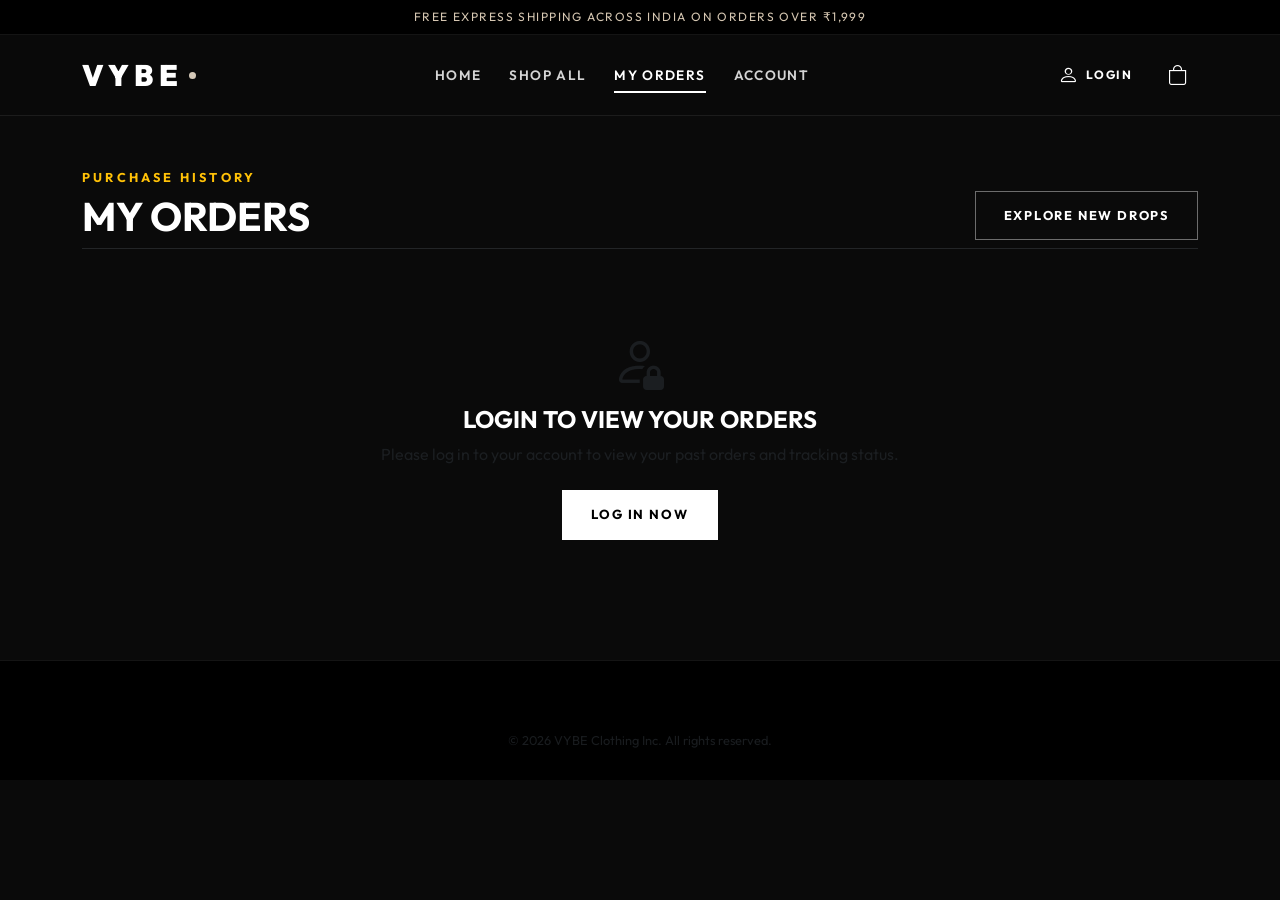
<file: frontend/orders.html>
<!DOCTYPE html>
<html lang="en">
<head>
    <meta charset="UTF-8">
    <meta name="viewport" content="width=device-width, initial-scale=1.0">
    <title>My Orders & Tracking | VYBE Clothing</title>
    <!-- Bootstrap 5 CSS -->
    <link href="https://cdn.jsdelivr.net/npm/bootstrap@5.3.3/dist/css/bootstrap.min.css" rel="stylesheet">
    <!-- Bootstrap Icons -->
    <link href="https://cdn.jsdelivr.net/npm/bootstrap-icons@1.11.3/font/bootstrap-icons.min.css" rel="stylesheet">
    <!-- Custom Style -->
    <link rel="stylesheet" href="/frontend/css/style.css">
</head>
<body>

    <!-- Announcement Bar -->
    <div class="announcement-bar text-center">
        <div class="container">
            FREE EXPRESS SHIPPING ACROSS INDIA ON ORDERS OVER ₹1,999
        </div>
    </div>

    <!-- Navigation Bar -->
    <nav class="navbar navbar-expand-lg navbar-vybe">
        <div class="container">
            <a class="brand-logo" href="index.html">
                VYBE<span class="dot"></span>
            </a>

            <button class="navbar-toggler border-0 text-white" type="button" data-bs-toggle="collapse" data-bs-target="#vybeNav">
                <i class="bi bi-list fs-2"></i>
            </button>

            <div class="collapse navbar-collapse" id="vybeNav">
                <ul class="navbar-nav mx-auto mb-2 mb-lg-0">
                    <li class="nav-item"><a class="nav-link nav-link-vybe" href="index.html">Home</a></li>
                    <li class="nav-item"><a class="nav-link nav-link-vybe" href="shop.html">Shop All</a></li>
                    <li class="nav-item"><a class="nav-link nav-link-vybe active" href="/orders.html">My Orders</a></li>
                    <li class="nav-item"><a class="nav-link nav-link-vybe" href="/account.html">Account</a></li>
                </ul>

                <div class="d-flex align-items-center gap-3">
                    <div id="navUserContainer"></div>
                    <a href="cart.html" class="nav-icon-btn position-relative" title="Shopping Bag">
                        <i class="bi bi-bag"></i>
                        <span class="nav-badge cart-count-badge" style="display: none;">0</span>
                    </a>
                </div>
            </div>
        </div>
    </nav>

    <!-- Orders Section -->
    <section class="py-5">
        <div class="container">
            <div class="d-flex justify-content-between align-items-end mb-4 pb-2 border-bottom border-secondary border-opacity-25">
                <div>
                    <span class="tracking-widest-custom text-warning fw-bold" style="font-size: 0.8rem;">PURCHASE HISTORY</span>
                    <h1 class="text-uppercase fw-bold text-white mt-1 mb-0">MY ORDERS</h1>
                </div>
                <a href="shop.html" class="btn btn-vybe-outline" style="font-size: 0.8rem;">
                    EXPLORE NEW DROPS
                </a>
            </div>

            <!-- Orders Container -->
            <div id="ordersContainer">
                <div class="text-center py-5">
                    <div class="spinner-border text-light" role="status"></div>
                    <p class="mt-3 text-muted">Retrieving your orders...</p>
                </div>
            </div>
        </div>
    </section>

    <!-- Footer -->
    <footer class="footer-vybe">
        <div class="container text-center text-muted" style="font-size: 0.8rem;">
            &copy; 2026 VYBE Clothing Inc. All rights reserved.
        </div>
    </footer>

    <!-- Bootstrap 5 Bundle JS -->
    <script src="https://cdn.jsdelivr.net/npm/bootstrap@5.3.3/dist/js/bootstrap.bundle.min.js"></script>
    <!-- Core JS -->
    <script src="/frontend/js/main.js"></script>

    <script>
        async function loadCustomerOrders() {
            const container = document.getElementById("ordersContainer");
            const token = getAuthToken();

            if (!token) {
                container.innerHTML = `
                    <div class="text-center py-5 my-4">
                        <i class="bi bi-person-lock text-muted mb-3" style="font-size: 3.5rem;"></i>
                        <h4 class="text-uppercase fw-bold text-white">LOGIN TO VIEW YOUR ORDERS</h4>
                        <p class="text-muted mb-4">Please log in to your account to view your past orders and tracking status.</p>
                        <a href="login.html" class="btn btn-vybe">LOG IN NOW</a>
                    </div>
                `;
                return;
            }

            try {
                const res = await authFetch("/orders/my-orders");
                const orders = await res.json();

                if (!orders || orders.length === 0) {
                    container.innerHTML = `
                        <div class="text-center py-5 my-4">
                            <i class="bi bi-box-seam text-muted mb-3" style="font-size: 3.5rem;"></i>
                            <h4 class="text-uppercase fw-bold text-white">NO ORDERS FOUND</h4>
                            <p class="text-muted mb-4">You haven't placed any orders yet. Discover our latest heavyweight streetwear drops.</p>
                            <a href="shop.html" class="btn btn-vybe">START SHOPPING</a>
                        </div>
                    `;
                    return;
                }

                container.innerHTML = orders.map(renderOrderCard).join("");
            } catch (err) {
                container.innerHTML = `<div class="text-danger py-4">Failed to fetch order history.</div>`;
            }
        }

        function renderOrderCard(order) {
            const statusClass = `status-${order.status.toLowerCase()}`;
            const orderDate = new Date(order.created_at).toLocaleDateString("en-IN", {
                year: 'numeric', month: 'short', day: 'numeric', hour: '2-digit', minute: '2-digit'
            });

            return `
                <div class="p-4 mb-4" style="background: var(--bg-surface); border: 1px solid var(--border-subtle);">
                    <div class="d-flex flex-wrap justify-content-between align-items-center pb-3 border-bottom border-secondary border-opacity-25 gap-3">
                        <div>
                            <span class="tracking-widest-custom text-muted" style="font-size: 0.72rem;">ORDER PLACED: ${orderDate}</span>
                            <div class="fs-5 fw-bold font-mono text-white mt-1">${order.order_number}</div>
                        </div>
                        <div class="d-flex align-items-center gap-3">
                            <span class="badge-status ${statusClass}">${order.status}</span>
                            <div class="text-end">
                                <div class="text-muted" style="font-size: 0.72rem;">TOTAL PAID</div>
                                <div class="fs-5 fw-bold font-mono text-white">${formatINR(order.total_amount)}</div>
                            </div>
                        </div>
                    </div>

                    <!-- Items List -->
                    <div class="pt-3">
                        ${order.items.map(item => `
                            <div class="d-flex align-items-center gap-3 py-2 border-bottom border-secondary border-opacity-10">
                                <img src="${item.image_url || 'https://images.unsplash.com/photo-1521572267360-ee0c2909d518?auto=format&fit=crop&w=150&q=80'}" alt="${item.product_name}" style="width: 50px; height: 65px; object-fit: cover;">
                                <div class="flex-grow-1">
                                    <div class="fw-bold text-white" style="font-size: 0.92rem;">${item.product_name}</div>
                                    <div class="text-muted" style="font-size: 0.8rem;">
                                        Size: <span class="text-white">${item.size}</span> &bull; Color: <span class="text-white">${item.color}</span> &bull; Qty: ${item.quantity}
                                    </div>
                                </div>
                                <div class="font-mono fw-bold text-white" style="font-size: 0.95rem;">
                                    ${formatINR(item.subtotal)}
                                </div>
                            </div>
                        `).join("")}
                    </div>

                    <!-- Shipping Address & Info footer -->
                    <div class="row pt-3 text-muted" style="font-size: 0.82rem;">
                        <div class="col-md-6 mb-2 mb-md-0">
                            <span class="text-white fw-bold">Delivering to:</span> ${order.customer_name}, ${order.shipping_address}, ${order.city}, ${order.state} (${order.postal_code})
                        </div>
                        <div class="col-md-6 text-md-end">
                            <span class="text-white fw-bold">Payment Method:</span> ${order.payment_method} (${order.payment_status})
                        </div>
                    </div>
                </div>
            `;
        }

        document.addEventListener("DOMContentLoaded", loadCustomerOrders);
    </script>
</body>
</html>
</file>
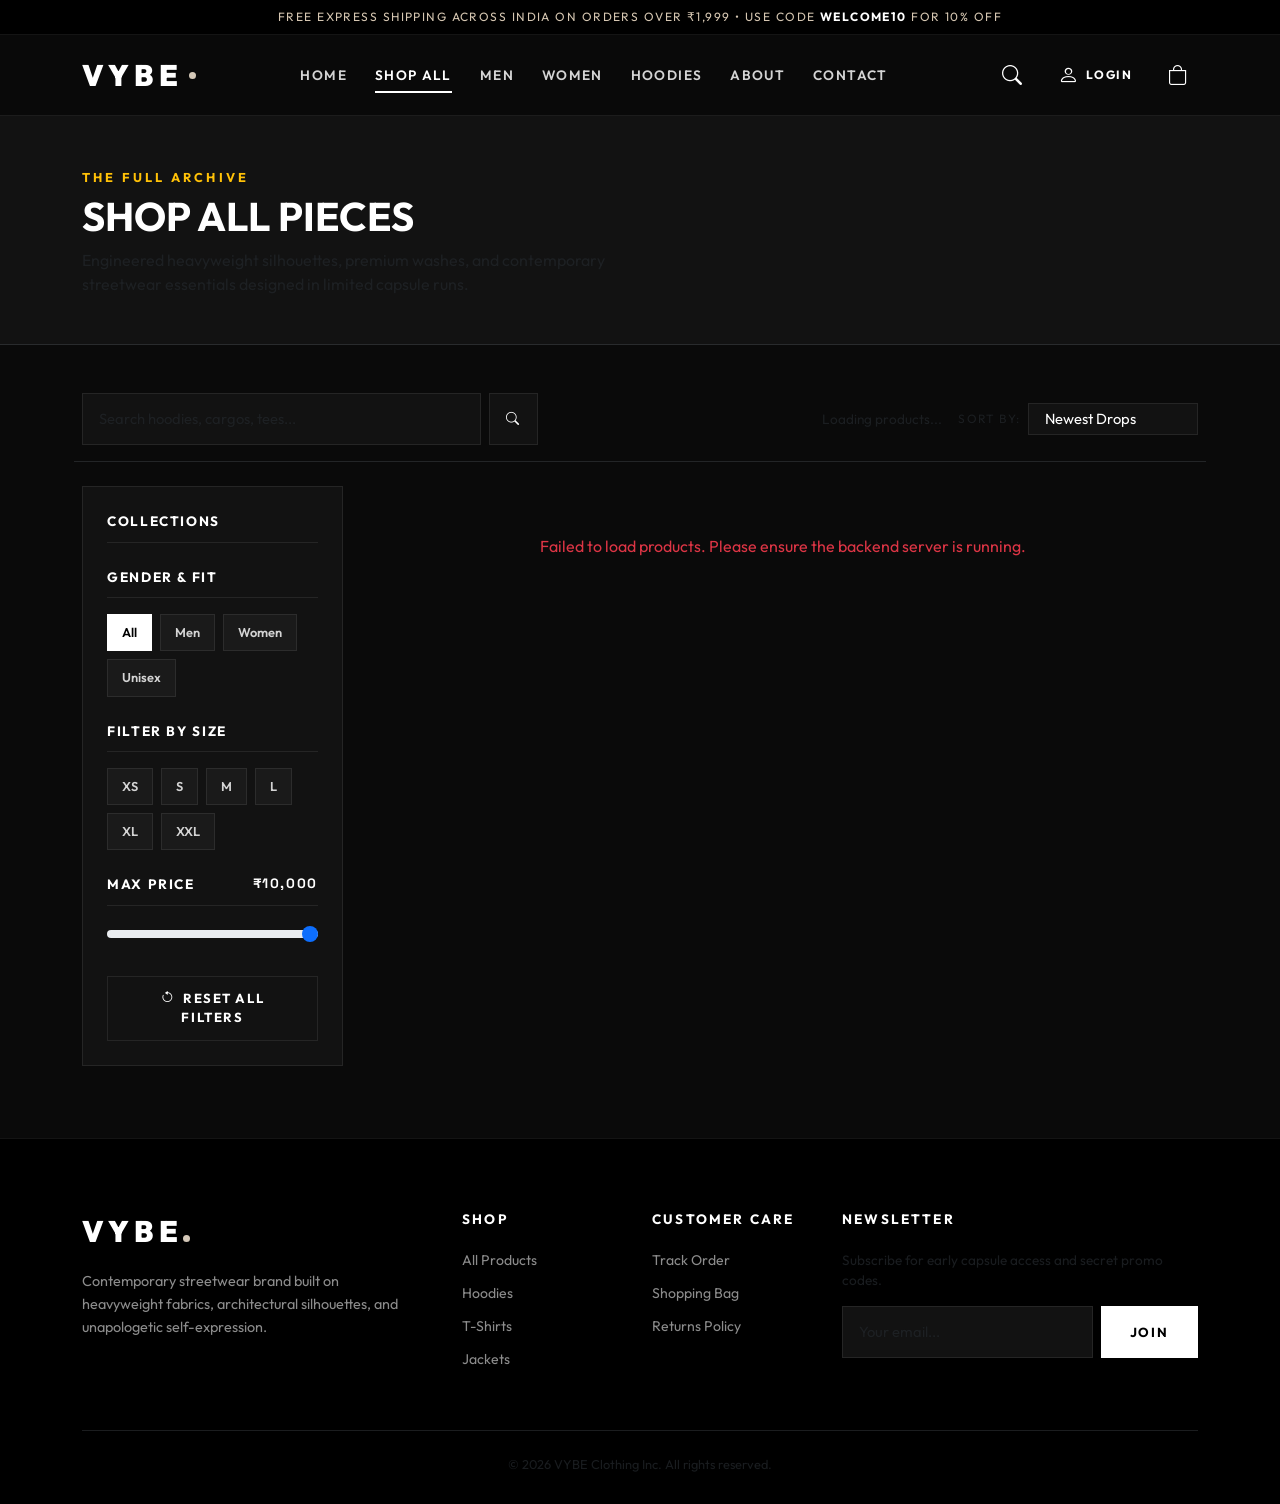
<file: frontend/product.html>
<!DOCTYPE html>
<html lang="en">
<head>
    <meta charset="UTF-8">
    <meta name="viewport" content="width=device-width, initial-scale=1.0">
    <title>Product Details | VYBE Clothing</title>
    <!-- Bootstrap 5 CSS -->
    <link href="https://cdn.jsdelivr.net/npm/bootstrap@5.3.3/dist/css/bootstrap.min.css" rel="stylesheet">
    <!-- Bootstrap Icons -->
    <link href="https://cdn.jsdelivr.net/npm/bootstrap-icons@1.11.3/font/bootstrap-icons.min.css" rel="stylesheet">
    <!-- Custom Style -->
    <link rel="stylesheet" href="/frontend/css/style.css">
</head>
<body>

    <!-- Announcement Bar -->
    <div class="announcement-bar text-center">
        <div class="container">
            FREE EXPRESS SHIPPING ACROSS INDIA ON ORDERS OVER ₹1,999 &bull; USE CODE <strong class="text-white">WELCOME10</strong> FOR 10% OFF
        </div>
    </div>

    <!-- Navigation Bar -->
    <nav class="navbar navbar-expand-lg navbar-vybe">
        <div class="container">
            <a class="brand-logo" href="index.html">
                VYBE<span class="dot"></span>
            </a>

            <button class="navbar-toggler border-0 text-white" type="button" data-bs-toggle="collapse" data-bs-target="#vybeNav">
                <i class="bi bi-list fs-2"></i>
            </button>

            <div class="collapse navbar-collapse" id="vybeNav">
                <ul class="navbar-nav mx-auto mb-2 mb-lg-0">
                    <li class="nav-item"><a class="nav-link nav-link-vybe" href="index.html">Home</a></li>
                    <li class="nav-item"><a class="nav-link nav-link-vybe" href="shop.html">Shop All</a></li>
                    <li class="nav-item"><a class="nav-link nav-link-vybe" href="shop.html?gender=Men">Men</a></li>
                    <li class="nav-item"><a class="nav-link nav-link-vybe" href="shop.html?gender=Women">Women</a></li>
                    <li class="nav-item"><a class="nav-link nav-link-vybe" href="shop.html?category=hoodies-sweatshirts">Hoodies</a></li>
                    <li class="nav-item"><a class="nav-link nav-link-vybe" href="about.html">About</a></li>
                    <li class="nav-item"><a class="nav-link nav-link-vybe" href="contact.html">Contact</a></li>
                </ul>

                <div class="d-flex align-items-center gap-3">
                    <a href="shop.html" class="nav-icon-btn" title="Search Catalog"><i class="bi bi-search"></i></a>
                    <div id="navUserContainer"></div>
                    <a href="cart.html" class="nav-icon-btn position-relative" title="Shopping Bag">
                        <i class="bi bi-bag"></i>
                        <span class="nav-badge cart-count-badge" style="display: none;">0</span>
                    </a>
                </div>
            </div>
        </div>
    </nav>

    <!-- Breadcrumb -->
    <div class="container pt-4 pb-2">
        <nav aria-label="breadcrumb">
            <ol class="breadcrumb" style="font-size: 0.8rem; letter-spacing: 0.08em; text-transform: uppercase;">
                <li class="breadcrumb-item"><a href="index.html" class="text-muted text-decoration-none">Home</a></li>
                <li class="breadcrumb-item"><a href="shop.html" class="text-muted text-decoration-none">Shop</a></li>
                <li class="breadcrumb-item active text-white" aria-current="page" id="breadcrumbProductName">Loading...</li>
            </ol>
        </nav>
    </div>

    <!-- Main Product Detail Section -->
    <section class="pb-5" id="productDetailContainer">
        <div class="container">
            <div class="row g-5">
                <!-- Gallery Column -->
                <div class="col-lg-7">
                    <div class="product-main-gallery">
                        <div class="product-main-img-box">
                            <img id="productMainImage" src="" alt="Product Main" class="img-fluid">
                        </div>
                        <div class="product-thumbnails" id="productThumbnails">
                            <!-- Thumbnails injected via products.js -->
                        </div>
                    </div>
                </div>

                <!-- Product Purchase Info Column -->
                <div class="col-lg-5">
                    <span id="productCategoryBadge" class="badge bg-secondary text-uppercase tracking-wider-custom mb-2" style="font-size: 0.72rem;">
                        STREETWEAR
                    </span>
                    <h1 id="productTitle" class="text-uppercase fw-bold text-white mb-2" style="font-size: 2rem;">
                        Loading...
                    </h1>

                    <!-- Rating & Reviews trigger -->
                    <div class="d-flex align-items-center gap-2 mb-3">
                        <div class="text-warning fs-6">
                            <i class="bi bi-star-fill"></i>
                            <span id="productRatingScore" class="fw-bold text-white ms-1">4.8</span>
                        </div>
                        <span class="text-muted" style="font-size: 0.82rem;" id="productReviewCount">(0 reviews)</span>
                        <a href="#reviewsSection" class="text-muted text-decoration-underline ms-2" style="font-size: 0.82rem;">Read Reviews</a>
                    </div>

                    <!-- Price Row -->
                    <div class="d-flex align-items-baseline gap-3 mb-4">
                        <span class="fs-2 fw-bold font-mono text-white" id="productCurrentPrice">₹0</span>
                        <span class="fs-5 text-muted text-decoration-line-through font-mono" id="productOriginalPrice" style="display: none;">₹0</span>
                        <span class="badge bg-danger text-white px-2 py-1" id="productDiscountPercent" style="display: none;">0% OFF</span>
                    </div>

                    <!-- Short Description -->
                    <p class="text-light mb-4" id="productDescription" style="line-height: 1.6; font-size: 0.95rem;">
                        ...
                    </p>

                    <!-- Color Selector -->
                    <div class="mb-4">
                        <div class="form-label-vybe">Select Color</div>
                        <div class="d-flex flex-wrap gap-2" id="productColorsContainer">
                            <!-- Injected dynamically -->
                        </div>
                    </div>

                    <!-- Size Selector & Size Guide -->
                    <div class="mb-4">
                        <div class="d-flex justify-content-between align-items-center mb-2">
                            <span class="form-label-vybe mb-0">Select Size</span>
                            <button type="button" class="btn btn-link text-muted p-0 text-decoration-underline" style="font-size: 0.78rem;" data-bs-toggle="modal" data-bs-target="#sizeGuideModal">
                                <i class="bi bi-rulers me-1"></i> Size Guide
                            </button>
                        </div>
                        <div class="d-flex flex-wrap gap-2" id="productSizesContainer">
                            <!-- Injected dynamically -->
                        </div>
                        <div id="productStockStatus" class="mt-2" style="font-size: 0.82rem;"></div>
                    </div>

                    <!-- Quantity Stepper -->
                    <div class="mb-4">
                        <div class="form-label-vybe">Quantity</div>
                        <div class="d-flex align-items-center gap-3">
                            <div class="qty-counter">
                                <button type="button" onclick="adjustDetailQty(-1)">-</button>
                                <input type="text" id="productQuantityInput" value="1" readonly>
                                <button type="button" onclick="adjustDetailQty(1)">+</button>
                            </div>
                            <span class="text-muted" style="font-size: 0.8rem;">Max 10 per order</span>
                        </div>
                    </div>

                    <!-- Action Buttons -->
                    <div class="d-grid gap-3 mb-5">
                        <button class="btn btn-vybe py-3" onclick="handleAddToCartDetail(false)">
                            <i class="bi bi-bag-plus me-2"></i> ADD TO BAG
                        </button>
                        <button class="btn btn-vybe-outline py-3" onclick="handleAddToCartDetail(true)">
                            BUY NOW WITH COD <i class="bi bi-lightning-charge ms-1"></i>
                        </button>
                    </div>

                    <!-- Product Details Accordion -->
                    <div class="accordion accordion-flush" id="productSpecsAccordion">
                        <div class="accordion-item" style="background: transparent; border-bottom: 1px solid var(--border-subtle);">
                            <h2 class="accordion-header">
                                <button class="accordion-button collapsed text-white text-uppercase" style="background: transparent; box-shadow: none; font-size: 0.85rem; font-weight: 700; letter-spacing: 0.1em;" type="button" data-bs-toggle="collapse" data-bs-target="#collapseMaterial">
                                    <i class="bi bi-layers me-2 text-warning"></i> Material & Fabric Weight
                                </button>
                            </h2>
                            <div id="collapseMaterial" class="accordion-collapse collapse" data-bs-parent="#productSpecsAccordion">
                                <div class="accordion-body text-muted pt-0" style="font-size: 0.88rem;" id="productMaterialDetails">
                                    100% Combed Heavy Cotton (450 GSM). Pre-shrunk, fleece interior, ribbed cuffs and hem.
                                </div>
                            </div>
                        </div>

                        <div class="accordion-item" style="background: transparent; border-bottom: 1px solid var(--border-subtle);">
                            <h2 class="accordion-header">
                                <button class="accordion-button collapsed text-white text-uppercase" style="background: transparent; box-shadow: none; font-size: 0.85rem; font-weight: 700; letter-spacing: 0.1em;" type="button" data-bs-toggle="collapse" data-bs-target="#collapseShipping">
                                    <i class="bi bi-truck me-2 text-warning"></i> Shipping & 7-Day Returns
                                </button>
                            </h2>
                            <div id="collapseShipping" class="accordion-collapse collapse" data-bs-parent="#productSpecsAccordion">
                                <div class="accordion-body text-muted pt-0" style="font-size: 0.88rem;">
                                    Dispatched within 24 hours. Express pan-India delivery arrives in 2–4 business days. Free shipping on orders over ₹1,999. If you aren't completely satisfied with the fit, exchange or return within 7 days.
                                </div>
                            </div>
                        </div>
                    </div>

                </div>
            </div>
        </div>
    </section>

    <!-- Reviews Section -->
    <section class="py-5 border-top border-secondary border-opacity-25" id="reviewsSection" style="background: var(--bg-surface);">
        <div class="container py-4">
            <div class="d-flex justify-content-between align-items-center mb-4">
                <div>
                    <span class="tracking-widest-custom text-warning" style="font-size: 0.78rem;">COMMUNITY FEEDBACK</span>
                    <h3 class="text-uppercase fw-bold text-white mt-1 mb-0">CUSTOMER REVIEWS</h3>
                </div>
                <button class="btn btn-vybe-outline" data-bs-toggle="modal" data-bs-target="#writeReviewModal">
                    <i class="bi bi-pencil-square me-2"></i> WRITE A REVIEW
                </button>
            </div>

            <div id="reviewsListContainer">
                <!-- Injected via products.js -->
            </div>
        </div>
    </section>

    <!-- Related Products -->
    <section class="py-5">
        <div class="container py-4">
            <h3 class="text-uppercase fw-bold text-white mb-4">YOU MAY ALSO LIKE</h3>
            <div class="row g-4" id="relatedProductsGrid">
                <!-- Injected via products.js -->
            </div>
        </div>
    </section>

    <!-- Size Guide Modal -->
    <div class="modal fade" id="sizeGuideModal" tabindex="-1">
        <div class="modal-dialog modal-dialog-centered">
            <div class="modal-content modal-content-vybe">
                <div class="modal-header modal-header-vybe">
                    <h5 class="modal-title text-uppercase fw-bold">Streetwear Size Guide</h5>
                    <button type="button" class="btn-close btn-close-white" data-bs-dismiss="modal"></button>
                </div>
                <div class="modal-body p-4">
                    <p class="text-muted" style="font-size: 0.85rem;">
                        All VYBE pieces follow a relaxed contemporary streetwear drape with dropped shoulders. Order your normal size for the intended boxy silhouette.
                    </p>
                    <table class="table table-dark table-bordered font-mono text-center" style="font-size: 0.82rem;">
                        <thead>
                            <tr class="text-muted">
                                <th>Size</th>
                                <th>Chest (in)</th>
                                <th>Length (in)</th>
                                <th>Shoulder (in)</th>
                            </tr>
                        </thead>
                        <tbody>
                            <tr><td>XS</td><td>40"</td><td>27"</td><td>21"</td></tr>
                            <tr><td>S</td><td>42"</td><td>28"</td><td>22"</td></tr>
                            <tr><td>M</td><td>44"</td><td>29"</td><td>23"</td></tr>
                            <tr><td>L</td><td>46"</td><td>30"</td><td>24"</td></tr>
                            <tr><td>XL</td><td>48"</td><td>31"</td><td>25"</td></tr>
                            <tr><td>XXL</td><td>50"</td><td>32"</td><td>26"</td></tr>
                        </tbody>
                    </table>
                </div>
            </div>
        </div>
    </div>

    <!-- Write Review Modal -->
    <div class="modal fade" id="writeReviewModal" tabindex="-1">
        <div class="modal-dialog modal-dialog-centered">
            <div class="modal-content modal-content-vybe">
                <div class="modal-header modal-header-vybe">
                    <h5 class="modal-title text-uppercase fw-bold">Write a Review</h5>
                    <button type="button" class="btn-close btn-close-white" data-bs-dismiss="modal"></button>
                </div>
                <form id="writeReviewForm">
                    <div class="modal-body p-4">
                        <div class="mb-3">
                            <label class="form-label-vybe">Rating</label>
                            <select id="reviewRatingSelect" class="form-select form-control-vybe" required>
                                <option value="5">★★★★★ (5 Stars - Exceptional)</option>
                                <option value="4">★★★★☆ (4 Stars - Very Good)</option>
                                <option value="3">★★★☆☆ (3 Stars - Average)</option>
                                <option value="2">★★☆☆☆ (2 Stars - Poor)</option>
                                <option value="1">★☆☆☆☆ (1 Star - Terrible)</option>
                            </select>
                        </div>
                        <div class="mb-3">
                            <label class="form-label-vybe">Review Title</label>
                            <input type="text" id="reviewTitleInput" class="form-control form-control-vybe" placeholder="e.g., Perfect heavy fabric weight">
                        </div>
                        <div class="mb-3">
                            <label class="form-label-vybe">Review Comments</label>
                            <textarea id="reviewCommentInput" class="form-control form-control-vybe" rows="4" placeholder="Share your experience with fit, comfort, and fabric..." required></textarea>
                        </div>
                    </div>
                    <div class="modal-footer border-0 p-4 pt-0">
                        <button type="button" class="btn btn-vybe-dark" data-bs-dismiss="modal">Cancel</button>
                        <button type="submit" class="btn btn-vybe">Submit Review</button>
                    </div>
                </form>
            </div>
        </div>
    </div>

    <!-- Footer -->
    <footer class="footer-vybe">
        <div class="container text-center text-muted" style="font-size: 0.8rem;">
            &copy; 2026 VYBE Clothing Inc. All rights reserved.
        </div>
    </footer>

    <!-- Bootstrap 5 Bundle JS -->
    <script src="https://cdn.jsdelivr.net/npm/bootstrap@5.3.3/dist/js/bootstrap.bundle.min.js"></script>
    <!-- Core JS -->
    <script src="/frontend/js/main.js"></script>
    <script src="/frontend/js/products.js"></script>
</body>
</html>
</file>
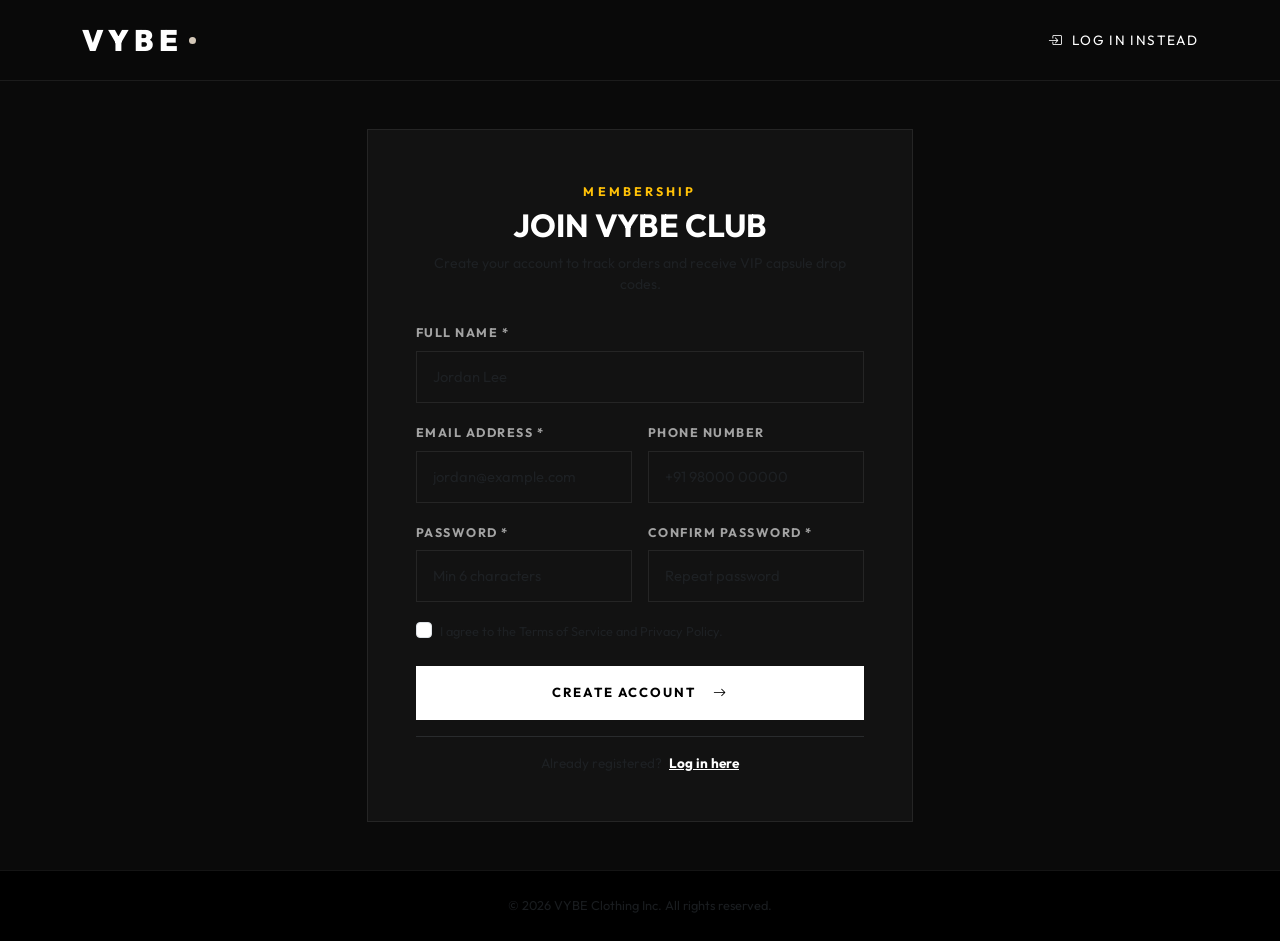
<file: frontend/register.html>
<!DOCTYPE html>
<html lang="en">
<head>
    <meta charset="UTF-8">
    <meta name="viewport" content="width=device-width, initial-scale=1.0">
    <title>Create Account | VYBE Clothing</title>
    <!-- Bootstrap 5 CSS -->
    <link href="https://cdn.jsdelivr.net/npm/bootstrap@5.3.3/dist/css/bootstrap.min.css" rel="stylesheet">
    <!-- Bootstrap Icons -->
    <link href="https://cdn.jsdelivr.net/npm/bootstrap-icons@1.11.3/font/bootstrap-icons.min.css" rel="stylesheet">
    <!-- Custom Style -->
    <link rel="stylesheet" href="/frontend/css/style.css">
</head>
<body style="min-height: 100vh; display: flex; flex-direction: column;">

    <!-- Navigation Bar -->
    <nav class="navbar navbar-expand-lg navbar-vybe">
        <div class="container">
            <a class="brand-logo" href="index.html">
                VYBE<span class="dot"></span>
            </a>
            <a href="login.html" class="text-white text-decoration-none" style="font-size: 0.85rem; letter-spacing: 0.1em;">
                <i class="bi bi-box-arrow-in-right me-1"></i> LOG IN INSTEAD
            </a>
        </div>
    </nav>

    <!-- Register Card Container -->
    <div class="container my-auto py-5">
        <div class="row justify-content-center">
            <div class="col-12 col-md-8 col-lg-6">
                <div class="p-4 p-md-5" style="background: var(--bg-surface); border: 1px solid var(--border-subtle);">
                    
                    <div class="text-center mb-4">
                        <span class="tracking-widest-custom text-warning fw-bold" style="font-size: 0.78rem;">MEMBERSHIP</span>
                        <h2 class="text-uppercase fw-bold text-white mt-1 mb-2">JOIN VYBE CLUB</h2>
                        <p class="text-muted" style="font-size: 0.88rem;">Create your account to track orders and receive VIP capsule drop codes.</p>
                    </div>

                    <form id="registerForm">
                        <div class="row g-3">
                            <div class="col-12">
                                <label class="form-label-vybe" for="regName">Full Name *</label>
                                <input type="text" id="regName" class="form-control form-control-vybe" required placeholder="Jordan Lee">
                            </div>

                            <div class="col-md-6">
                                <label class="form-label-vybe" for="regEmail">Email Address *</label>
                                <input type="email" id="regEmail" class="form-control form-control-vybe" required placeholder="jordan@example.com">
                            </div>

                            <div class="col-md-6">
                                <label class="form-label-vybe" for="regPhone">Phone Number</label>
                                <input type="tel" id="regPhone" class="form-control form-control-vybe" placeholder="+91 98000 00000">
                            </div>

                            <div class="col-md-6">
                                <label class="form-label-vybe" for="regPassword">Password *</label>
                                <input type="password" id="regPassword" class="form-control form-control-vybe" required minlength="6" placeholder="Min 6 characters">
                            </div>

                            <div class="col-md-6">
                                <label class="form-label-vybe" for="regConfirm">Confirm Password *</label>
                                <input type="password" id="regConfirm" class="form-control form-control-vybe" required minlength="6" placeholder="Repeat password">
                            </div>
                        </div>

                        <div class="form-check mt-3 mb-4">
                            <input class="form-check-input" type="checkbox" id="regTerms" required>
                            <label class="form-check-label text-muted" for="regTerms" style="font-size: 0.8rem;">
                                I agree to the Terms of Service and Privacy Policy.
                            </label>
                        </div>

                        <button type="submit" id="regBtn" class="btn btn-vybe w-100 py-3 mb-3">
                            CREATE ACCOUNT <i class="bi bi-arrow-right ms-2"></i>
                        </button>
                    </form>

                    <div class="text-center pt-3 border-top border-secondary border-opacity-25" style="font-size: 0.85rem;">
                        <span class="text-muted">Already registered?</span>
                        <a href="login.html" class="text-white fw-bold text-decoration-underline ms-1">Log in here</a>
                    </div>

                </div>
            </div>
        </div>
    </div>

    <!-- Footer -->
    <footer class="footer-vybe mt-auto text-center text-muted" style="font-size: 0.8rem; padding: 25px 0;">
        &copy; 2026 VYBE Clothing Inc. All rights reserved.
    </footer>

    <!-- Bootstrap 5 Bundle JS -->
    <script src="https://cdn.jsdelivr.net/npm/bootstrap@5.3.3/dist/js/bootstrap.bundle.min.js"></script>
    <!-- Core JS -->
    <script src="/frontend/js/main.js"></script>

    <script>
        document.getElementById("registerForm").addEventListener("submit", async (e) => {
            e.preventDefault();

            const password = document.getElementById("regPassword").value;
            const confirm = document.getElementById("regConfirm").value;

            if (password !== confirm) {
                showToast("Passwords do not match.", "danger");
                return;
            }

            const btn = document.getElementById("regBtn");
            btn.disabled = true;
            btn.innerHTML = `<span class="spinner-border spinner-border-sm me-2"></span> CREATING ACCOUNT...`;

            const payload = {
                full_name: document.getElementById("regName").value.trim(),
                email: document.getElementById("regEmail").value.trim(),
                phone: document.getElementById("regPhone").value.trim(),
                password: password
            };

            try {
                const res = await fetch(`${API_BASE}/auth/register`, {
                    method: "POST",
                    headers: { "Content-Type": "application/json" },
                    body: JSON.stringify(payload)
                });

                const data = await res.json();
                if (res.ok) {
                    setAuth(data.access_token, data.user);
                    showToast("Account created successfully! Welcome to VYBE.", "success");
                    setTimeout(() => {
                        window.location.href = "/account.html";
                    }, 600);
                } else {
                    showToast(data.detail || "Registration failed.", "danger");
                    btn.disabled = false;
                    btn.textContent = "CREATE ACCOUNT";
                }
            } catch (err) {
                showToast("Connection error. Ensure backend is running.", "danger");
                btn.disabled = false;
                btn.textContent = "CREATE ACCOUNT";
            }
        });
    </script>
</body>
</html>
</file>
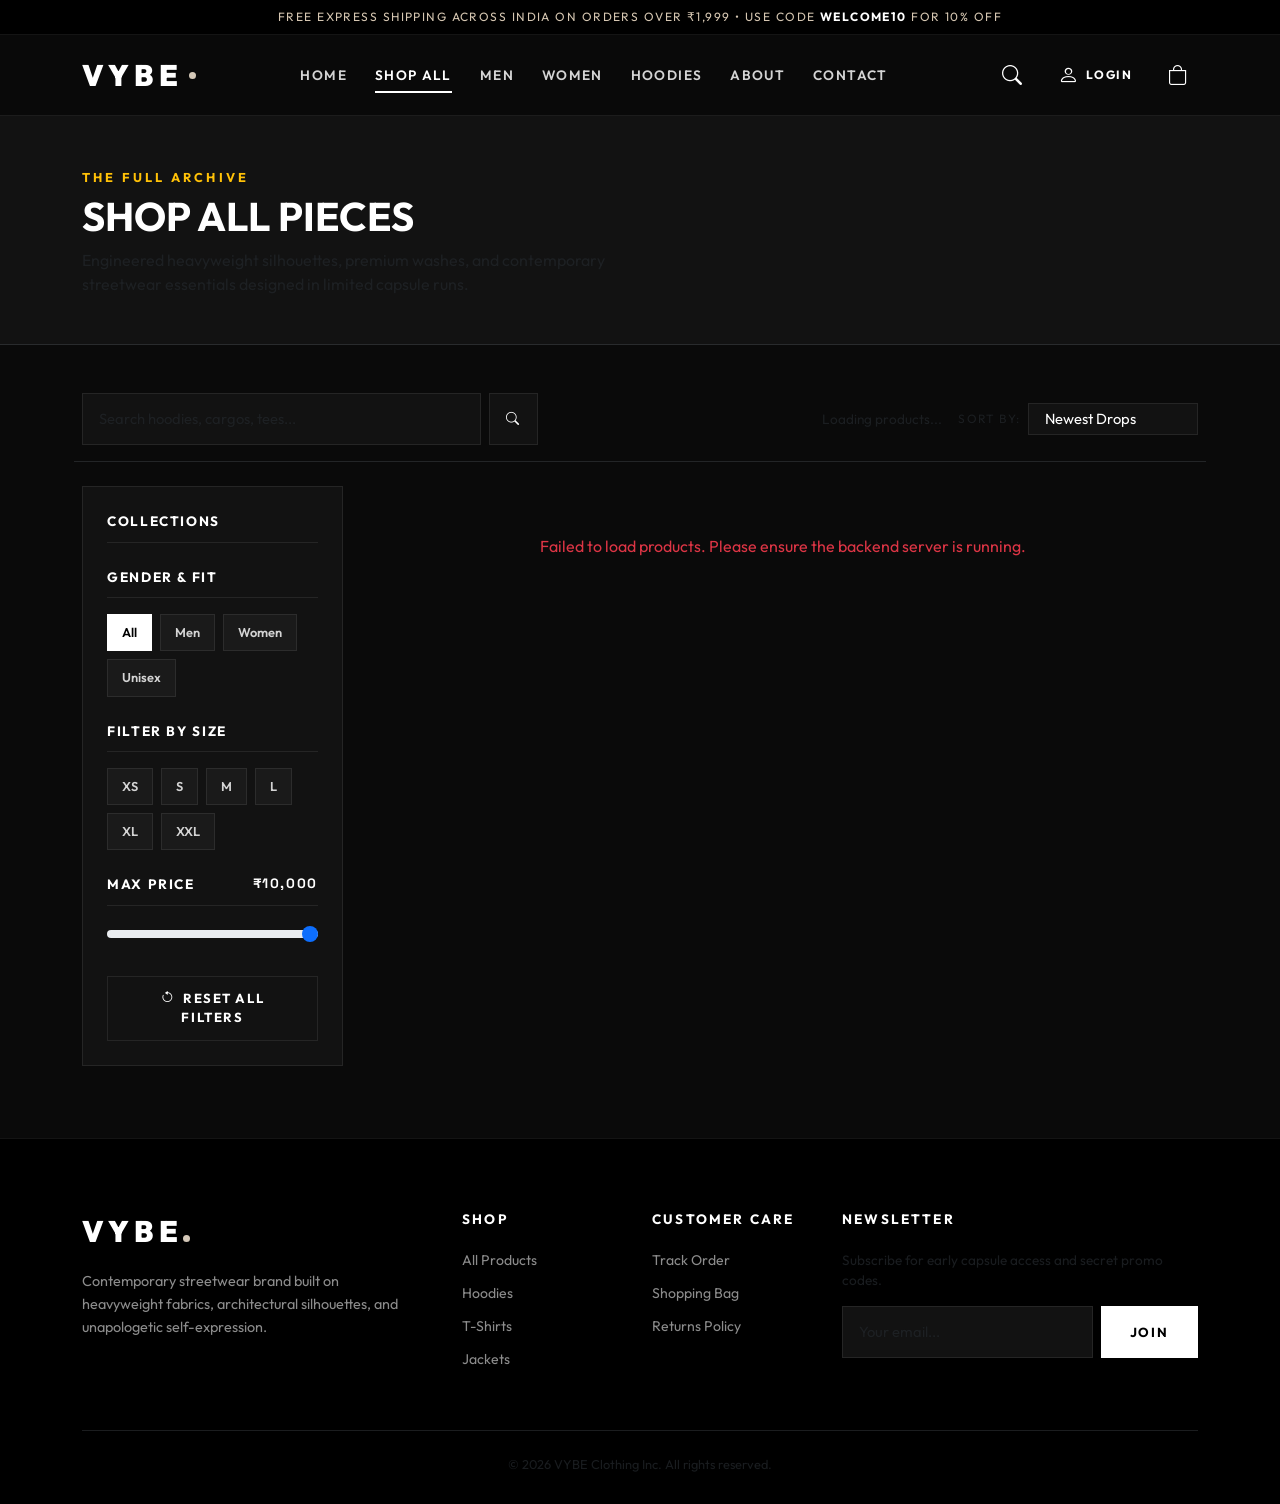
<file: frontend/shop.html>
<!DOCTYPE html>
<html lang="en">
<head>
    <meta charset="UTF-8">
    <meta name="viewport" content="width=device-width, initial-scale=1.0">
    <title>Shop Collections | VYBE Clothing</title>
    <!-- Bootstrap 5 CSS -->
    <link href="https://cdn.jsdelivr.net/npm/bootstrap@5.3.3/dist/css/bootstrap.min.css" rel="stylesheet">
    <!-- Bootstrap Icons -->
    <link href="https://cdn.jsdelivr.net/npm/bootstrap-icons@1.11.3/font/bootstrap-icons.min.css" rel="stylesheet">
    <!-- Custom Style -->
    <link rel="stylesheet" href="/frontend/css/style.css">
</head>
<body>

    <!-- Announcement Bar -->
    <div class="announcement-bar text-center">
        <div class="container">
            FREE EXPRESS SHIPPING ACROSS INDIA ON ORDERS OVER ₹1,999 &bull; USE CODE <strong class="text-white">WELCOME10</strong> FOR 10% OFF
        </div>
    </div>

    <!-- Navigation Bar -->
    <nav class="navbar navbar-expand-lg navbar-vybe">
        <div class="container">
            <a class="brand-logo" href="index.html">
                VYBE<span class="dot"></span>
            </a>

            <button class="navbar-toggler border-0 text-white" type="button" data-bs-toggle="collapse" data-bs-target="#vybeNav">
                <i class="bi bi-list fs-2"></i>
            </button>

            <div class="collapse navbar-collapse" id="vybeNav">
                <ul class="navbar-nav mx-auto mb-2 mb-lg-0">
                    <li class="nav-item"><a class="nav-link nav-link-vybe" href="index.html">Home</a></li>
                    <li class="nav-item"><a class="nav-link nav-link-vybe active" href="shop.html">Shop All</a></li>
                    <li class="nav-item"><a class="nav-link nav-link-vybe" href="shop.html?gender=Men">Men</a></li>
                    <li class="nav-item"><a class="nav-link nav-link-vybe" href="shop.html?gender=Women">Women</a></li>
                    <li class="nav-item"><a class="nav-link nav-link-vybe" href="shop.html?category=hoodies-sweatshirts">Hoodies</a></li>
                    <li class="nav-item"><a class="nav-link nav-link-vybe" href="about.html">About</a></li>
                    <li class="nav-item"><a class="nav-link nav-link-vybe" href="contact.html">Contact</a></li>
                </ul>

                <div class="d-flex align-items-center gap-3">
                    <a href="shop.html" class="nav-icon-btn active" title="Search Catalog"><i class="bi bi-search"></i></a>
                    <div id="navUserContainer"></div>
                    <a href="cart.html" class="nav-icon-btn position-relative" title="Shopping Bag">
                        <i class="bi bi-bag"></i>
                        <span class="nav-badge cart-count-badge" style="display: none;">0</span>
                    </a>
                </div>
            </div>
        </div>
    </nav>

    <!-- Header Banner -->
    <section class="py-5 border-bottom border-secondary border-opacity-25" style="background: var(--bg-surface);">
        <div class="container">
            <span class="tracking-widest-custom text-warning fw-bold" style="font-size: 0.8rem;">THE FULL ARCHIVE</span>
            <h1 class="text-uppercase fw-bold text-white mt-1 mb-2">SHOP ALL PIECES</h1>
            <p class="text-muted mb-0" style="max-width: 600px;">
                Engineered heavyweight silhouettes, premium washes, and contemporary streetwear essentials designed in limited capsule runs.
            </p>
        </div>
    </section>

    <!-- Catalog Main Section -->
    <section class="py-5">
        <div class="container">
            <!-- Search & Controls Bar -->
            <div class="row align-items-center mb-4 pb-3 border-bottom border-secondary border-opacity-25 g-3">
                <div class="col-md-5">
                    <form id="shopSearchForm" class="d-flex gap-2">
                        <input type="text" id="shopSearchInput" class="form-control form-control-vybe" placeholder="Search hoodies, cargos, tees...">
                        <button type="submit" class="btn btn-vybe-dark px-3"><i class="bi bi-search"></i></button>
                    </form>
                </div>
                <div class="col-md-7 d-flex flex-wrap justify-content-md-end align-items-center gap-3">
                    <div class="text-muted" id="productCountDisplay" style="font-size: 0.85rem;">
                        Loading products...
                    </div>
                    <!-- Sort Dropdown -->
                    <div class="d-flex align-items-center gap-2">
                        <label for="sortSelector" class="text-muted text-uppercase mb-0" style="font-size: 0.75rem; letter-spacing: 0.1em; white-space: nowrap;">Sort By:</label>
                        <select id="sortSelector" class="form-select form-control-vybe py-1 px-3" style="width: auto; min-width: 170px;">
                            <option value="newest">Newest Drops</option>
                            <option value="popular">Most Popular</option>
                            <option value="rating">Top Rated</option>
                            <option value="price_asc">Price: Low to High</option>
                            <option value="price_desc">Price: High to Low</option>
                        </select>
                    </div>
                </div>
            </div>

            <!-- Content Row -->
            <div class="row">
                <!-- Filters Sidebar -->
                <div class="col-lg-3 mb-4">
                    <div class="filter-card">
                        <!-- Category Filter -->
                        <div class="filter-heading">Collections</div>
                        <div id="categoryFilterList" class="mb-4">
                            <!-- Populated dynamically via products.js -->
                        </div>

                        <!-- Gender Filter -->
                        <div class="filter-heading">Gender & Fit</div>
                        <div id="genderFilterList" class="d-flex flex-wrap gap-2 mb-4">
                            <div class="filter-pill active" data-gender="">All</div>
                            <div class="filter-pill" data-gender="Men">Men</div>
                            <div class="filter-pill" data-gender="Women">Women</div>
                            <div class="filter-pill" data-gender="Unisex">Unisex</div>
                        </div>

                        <!-- Size Filter -->
                        <div class="filter-heading">Filter by Size</div>
                        <div id="sizeFilterList" class="d-flex flex-wrap gap-2 mb-4">
                            <div class="filter-pill" data-size="XS">XS</div>
                            <div class="filter-pill" data-size="S">S</div>
                            <div class="filter-pill" data-size="M">M</div>
                            <div class="filter-pill" data-size="L">L</div>
                            <div class="filter-pill" data-size="XL">XL</div>
                            <div class="filter-pill" data-size="XXL">XXL</div>
                        </div>

                        <!-- Price Range -->
                        <div class="filter-heading d-flex justify-content-between align-items-center">
                            <span>Max Price</span>
                            <span id="maxPriceDisplay" class="font-mono text-white">₹10,000</span>
                        </div>
                        <input type="range" class="form-range" id="maxPriceInput" min="500" max="10000" step="500" value="10000">

                        <button class="btn btn-vybe-dark w-100 mt-4 text-center" onclick="resetFilters()">
                            <i class="bi bi-arrow-counterclockwise me-1"></i> RESET ALL FILTERS
                        </button>
                    </div>
                </div>

                <!-- Products Grid -->
                <div class="col-lg-9">
                    <div class="row" id="shopProductGrid">
                        <!-- Populated dynamically via products.js -->
                    </div>
                </div>
            </div>
        </div>
    </section>

    <!-- Footer -->
    <footer class="footer-vybe">
        <div class="container">
            <div class="row g-4 mb-5">
                <div class="col-lg-4">
                    <a class="brand-logo mb-3 d-inline-block" href="index.html">
                        VYBE<span class="dot"></span>
                    </a>
                    <p style="max-width: 320px; line-height: 1.6;">
                        Contemporary streetwear brand built on heavyweight fabrics, architectural silhouettes, and unapologetic self-expression.
                    </p>
                </div>
                <div class="col-6 col-lg-2">
                    <div class="footer-heading">SHOP</div>
                    <a href="shop.html" class="footer-link">All Products</a>
                    <a href="shop.html?category=hoodies-sweatshirts" class="footer-link">Hoodies</a>
                    <a href="shop.html?category=t-shirts" class="footer-link">T-Shirts</a>
                    <a href="shop.html?category=jackets" class="footer-link">Jackets</a>
                </div>
                <div class="col-6 col-lg-2">
                    <div class="footer-heading">CUSTOMER CARE</div>
                    <a href="/orders.html" class="footer-link">Track Order</a>
                    <a href="cart.html" class="footer-link">Shopping Bag</a>
                    <a href="contact.html" class="footer-link">Returns Policy</a>
                </div>
                <div class="col-lg-4">
                    <div class="footer-heading">NEWSLETTER</div>
                    <p class="text-muted" style="font-size: 0.85rem;">Subscribe for early capsule access and secret promo codes.</p>
                    <form id="newsletterForm" class="d-flex gap-2">
                        <input type="email" class="form-control form-control-vybe" placeholder="Your email..." required>
                        <button type="submit" class="btn btn-vybe">JOIN</button>
                    </form>
                </div>
            </div>
            <div class="pt-4 border-top border-secondary border-opacity-25 text-center text-muted" style="font-size: 0.8rem;">
                &copy; 2026 VYBE Clothing Inc. All rights reserved.
            </div>
        </div>
    </footer>

    <!-- Bootstrap 5 Bundle JS -->
    <script src="https://cdn.jsdelivr.net/npm/bootstrap@5.3.3/dist/js/bootstrap.bundle.min.js"></script>
    <!-- Core JS -->
    <script src="/frontend/js/main.js"></script>
    <script src="/frontend/js/products.js"></script>
</body>
</html>
</file>
<file: frontend/css/style.css>
/* ==============================================================================
   VYBE CLOTHING - DESIGN SYSTEM & LUXURY STREETWEAR STYLES
   ============================================================================== */

@import url('https://fonts.googleapis.com/css2?family=Outfit:wght@300;400;500;600;700;800;900&family=Space+Grotesk:wght@400;500;600;700&display=swap');

:root {
  --bg-primary: #0a0a0a;
  --bg-surface: #121212;
  --bg-surface-elevated: #1a1a1a;
  --bg-stone: #f5f3ef;
  --bg-stone-subtle: #eae6df;
  
  --text-main: #ffffff;
  --text-muted: #a3a3a3;
  --text-dark: #121212;
  --text-dark-muted: #666666;
  
  --accent-gold: #c5a059;
  --accent-stone: #d4c8b8;
  --border-subtle: rgba(255, 255, 255, 0.08);
  --border-light: rgba(0, 0, 0, 0.08);

  --font-heading: 'Outfit', sans-serif;
  --font-mono: 'Space Grotesk', monospace;
  --transition: all 0.25s cubic-bezier(0.16, 1, 0.3, 1);
}

/* Base */
* {
  box-sizing: border-box;
}

body {
  font-family: var(--font-heading);
  background-color: var(--bg-primary);
  color: var(--text-main);
  overflow-x: hidden;
  margin: 0;
  padding: 0;
  -webkit-font-smoothing: antialiased;
}

a {
  color: inherit;
  text-decoration: none;
  transition: var(--transition);
}

a:hover {
  color: var(--accent-stone);
}

/* Typography Helpers */
.font-mono {
  font-family: var(--font-mono);
}

.tracking-widest-custom {
  letter-spacing: 0.25em;
  text-transform: uppercase;
}

.tracking-wider-custom {
  letter-spacing: 0.12em;
  text-transform: uppercase;
}

/* Announcement Bar */
.announcement-bar {
  background: #000000;
  color: #d6c7b2;
  font-size: 0.75rem;
  letter-spacing: 0.12em;
  text-transform: uppercase;
  padding: 8px 0;
  border-bottom: 1px solid var(--border-subtle);
  overflow: hidden;
  white-space: nowrap;
}

/* Navbar */
.navbar-vybe {
  background: rgba(10, 10, 10, 0.92);
  backdrop-filter: blur(16px);
  -webkit-backdrop-filter: blur(16px);
  border-bottom: 1px solid var(--border-subtle);
  padding: 18px 0;
  position: sticky;
  top: 0;
  z-index: 1040;
}

.brand-logo {
  font-family: var(--font-heading);
  font-size: 1.85rem;
  font-weight: 900;
  letter-spacing: 0.18em;
  color: #ffffff;
  display: inline-flex;
  align-items: center;
  gap: 6px;
}

.brand-logo .dot {
  width: 7px;
  height: 7px;
  background-color: var(--accent-stone);
  border-radius: 50%;
  display: inline-block;
}

.nav-link-vybe {
  font-size: 0.85rem;
  font-weight: 600;
  letter-spacing: 0.1em;
  text-transform: uppercase;
  color: #d4d4d4 !important;
  padding: 8px 14px !important;
  position: relative;
}

.nav-link-vybe:hover, .nav-link-vybe.active {
  color: #ffffff !important;
}

.nav-link-vybe::after {
  content: '';
  position: absolute;
  width: 0;
  height: 2px;
  bottom: 0;
  left: 14px;
  background: var(--text-main);
  transition: width 0.25s ease;
}

.nav-link-vybe:hover::after, .nav-link-vybe.active::after {
  width: calc(100% - 28px);
}

.nav-icon-btn {
  background: transparent;
  border: none;
  color: #ffffff;
  font-size: 1.25rem;
  padding: 6px 10px;
  position: relative;
  cursor: pointer;
  display: inline-flex;
  align-items: center;
  justify-content: center;
}

.nav-badge {
  position: absolute;
  top: 0;
  right: 2px;
  background: #ffffff;
  color: #000000;
  font-size: 0.65rem;
  font-weight: 800;
  width: 18px;
  height: 18px;
  border-radius: 50%;
  display: flex;
  align-items: center;
  justify-content: center;
}

/* Buttons */
.btn-vybe {
  background: #ffffff;
  color: #000000;
  font-weight: 700;
  font-size: 0.82rem;
  letter-spacing: 0.14em;
  text-transform: uppercase;
  padding: 14px 28px;
  border-radius: 0;
  border: 1px solid #ffffff;
  transition: var(--transition);
  display: inline-flex;
  align-items: center;
  justify-content: center;
  gap: 10px;
}

.btn-vybe:hover {
  background: transparent;
  color: #ffffff;
  border-color: #ffffff;
}

.btn-vybe-outline {
  background: transparent;
  color: #ffffff;
  font-weight: 700;
  font-size: 0.82rem;
  letter-spacing: 0.14em;
  text-transform: uppercase;
  padding: 14px 28px;
  border-radius: 0;
  border: 1px solid rgba(255, 255, 255, 0.4);
  transition: var(--transition);
  display: inline-flex;
  align-items: center;
  justify-content: center;
  gap: 10px;
}

.btn-vybe-outline:hover {
  background: #ffffff;
  color: #000000;
  border-color: #ffffff;
}

.btn-vybe-dark {
  background: #121212;
  color: #ffffff;
  font-weight: 700;
  font-size: 0.82rem;
  letter-spacing: 0.12em;
  text-transform: uppercase;
  padding: 12px 24px;
  border-radius: 0;
  border: 1px solid var(--border-subtle);
}

.btn-vybe-dark:hover {
  background: #1e1e1e;
  color: #ffffff;
}

/* Hero Section */
.hero-section {
  position: relative;
  min-height: 88vh;
  display: flex;
  align-items: center;
  background: linear-gradient(180deg, rgba(10, 10, 10, 0.4) 0%, rgba(10, 10, 10, 0.9) 100%),
              url('https://images.unsplash.com/photo-1509631179647-0177331693ae?auto=format&fit=crop&w=1800&q=80') center/cover no-repeat;
}

.hero-overlay {
  position: absolute;
  inset: 0;
  background: radial-gradient(circle at center, transparent 30%, #0a0a0a 95%);
  pointer-events: none;
}

.hero-title {
  font-size: clamp(2.5rem, 7vw, 5.5rem);
  font-weight: 900;
  line-height: 0.95;
  letter-spacing: -0.02em;
  text-transform: uppercase;
}

.hero-subtitle {
  font-size: clamp(1rem, 2vw, 1.35rem);
  color: #d1d1d1;
  font-weight: 400;
  max-width: 540px;
}

/* Product Card */
.product-card {
  background: var(--bg-surface);
  border: 1px solid var(--border-subtle);
  transition: transform 0.35s cubic-bezier(0.16, 1, 0.3, 1), box-shadow 0.35s ease, border-color 0.35s ease;
  position: relative;
  display: flex;
  flex-direction: column;
  height: 100%;
}

.product-card:hover {
  transform: translateY(-6px);
  border-color: rgba(255, 255, 255, 0.25);
  box-shadow: 0 20px 40px rgba(0, 0, 0, 0.6);
}

.product-img-wrapper {
  position: relative;
  width: 100%;
  padding-top: 130%; /* 4:5 fashion aspect ratio */
  overflow: hidden;
  background: #171717;
}

.product-img-wrapper img {
  position: absolute;
  top: 0;
  left: 0;
  width: 100%;
  height: 100%;
  object-fit: cover;
  transition: transform 0.6s cubic-bezier(0.16, 1, 0.3, 1);
}

.product-card:hover .product-img-wrapper img {
  transform: scale(1.06);
}

.badge-tag {
  position: absolute;
  top: 14px;
  left: 14px;
  font-size: 0.68rem;
  font-weight: 800;
  letter-spacing: 0.12em;
  text-transform: uppercase;
  padding: 5px 10px;
  z-index: 2;
}

.badge-new {
  background: #ffffff;
  color: #000000;
}

.badge-sale {
  background: #e63946;
  color: #ffffff;
}

.badge-trending {
  background: #c5a059;
  color: #000000;
}

.product-card-body {
  padding: 18px;
  display: flex;
  flex-direction: column;
  flex-grow: 1;
}

.product-card-category {
  font-size: 0.72rem;
  letter-spacing: 0.12em;
  text-transform: uppercase;
  color: var(--text-muted);
  margin-bottom: 6px;
}

.product-card-title {
  font-size: 0.98rem;
  font-weight: 600;
  color: #ffffff;
  line-height: 1.35;
  margin-bottom: 8px;
  display: -webkit-box;
  -webkit-line-clamp: 1;
  -webkit-box-orient: vertical;
  overflow: hidden;
}

.product-price-row {
  display: flex;
  align-items: baseline;
  gap: 10px;
  margin-top: auto;
  margin-bottom: 12px;
}

.current-price {
  font-size: 1.15rem;
  font-weight: 700;
  color: #ffffff;
  font-family: var(--font-mono);
}

.original-price {
  font-size: 0.9rem;
  color: #737373;
  text-decoration: line-through;
  font-family: var(--font-mono);
}

.discount-badge {
  font-size: 0.72rem;
  font-weight: 700;
  color: #4ade80;
}

.size-preview-pills {
  display: flex;
  flex-wrap: wrap;
  gap: 5px;
  margin-bottom: 12px;
}

.size-pill-sm {
  font-size: 0.68rem;
  padding: 2px 7px;
  border: 1px solid rgba(255, 255, 255, 0.15);
  color: #a3a3a3;
  font-family: var(--font-mono);
}

/* Category Grid Tiles */
.category-tile {
  position: relative;
  height: 380px;
  overflow: hidden;
  display: block;
}

.category-tile img {
  width: 100%;
  height: 100%;
  object-fit: cover;
  transition: transform 0.7s cubic-bezier(0.16, 1, 0.3, 1);
}

.category-tile:hover img {
  transform: scale(1.08);
}

.category-tile-overlay {
  position: absolute;
  inset: 0;
  background: linear-gradient(180deg, rgba(0,0,0,0.1) 0%, rgba(0,0,0,0.85) 100%);
  display: flex;
  flex-direction: column;
  justify-content: flex-end;
  padding: 30px;
  transition: var(--transition);
}

.category-tile-title {
  font-size: 1.6rem;
  font-weight: 800;
  text-transform: uppercase;
  letter-spacing: 0.05em;
  margin-bottom: 4px;
}

/* Filter Sidebar */
.filter-card {
  background: var(--bg-surface);
  border: 1px solid var(--border-subtle);
  padding: 24px;
}

.filter-heading {
  font-size: 0.85rem;
  font-weight: 700;
  letter-spacing: 0.12em;
  text-transform: uppercase;
  margin-bottom: 16px;
  padding-bottom: 10px;
  border-bottom: 1px solid var(--border-subtle);
}

.filter-pill {
  cursor: pointer;
  border: 1px solid var(--border-subtle);
  background: var(--bg-surface-elevated);
  color: #d4d4d4;
  padding: 8px 14px;
  font-size: 0.8rem;
  font-weight: 600;
  text-align: center;
  transition: var(--transition);
}

.filter-pill:hover, .filter-pill.active {
  background: #ffffff;
  color: #000000;
  border-color: #ffffff;
}

/* Product Detail Page */
.product-main-gallery {
  position: sticky;
  top: 100px;
}

.product-main-img-box {
  width: 100%;
  height: 600px;
  background: #171717;
  overflow: hidden;
  border: 1px solid var(--border-subtle);
}

.product-main-img-box img {
  width: 100%;
  height: 100%;
  object-fit: cover;
}

.product-thumbnails {
  display: flex;
  gap: 12px;
  margin-top: 14px;
}

.thumbnail-box {
  width: 80px;
  height: 100px;
  border: 2px solid transparent;
  cursor: pointer;
  overflow: hidden;
  opacity: 0.6;
  transition: var(--transition);
}

.thumbnail-box.active, .thumbnail-box:hover {
  border-color: #ffffff;
  opacity: 1;
}

.thumbnail-box img {
  width: 100%;
  height: 100%;
  object-fit: cover;
}

.size-btn {
  border: 1px solid var(--border-subtle);
  background: var(--bg-surface);
  color: #ffffff;
  font-family: var(--font-mono);
  font-weight: 600;
  padding: 12px 18px;
  cursor: pointer;
  min-width: 54px;
  text-align: center;
  transition: var(--transition);
}

.size-btn:hover {
  border-color: #ffffff;
}

.size-btn.active {
  background: #ffffff;
  color: #000000;
  border-color: #ffffff;
}

.size-btn.disabled {
  opacity: 0.3;
  cursor: not-allowed;
  text-decoration: line-through;
}

.color-swatch-btn {
  display: inline-flex;
  align-items: center;
  gap: 8px;
  padding: 8px 16px;
  border: 1px solid var(--border-subtle);
  background: var(--bg-surface);
  color: #ffffff;
  font-size: 0.85rem;
  cursor: pointer;
  transition: var(--transition);
}

.color-swatch-btn.active, .color-swatch-btn:hover {
  border-color: #ffffff;
  background: var(--bg-surface-elevated);
}

/* Quantity Counter */
.qty-counter {
  display: inline-flex;
  align-items: center;
  border: 1px solid var(--border-subtle);
  background: var(--bg-surface);
}

.qty-counter button {
  background: transparent;
  border: none;
  color: #ffffff;
  width: 44px;
  height: 48px;
  font-size: 1.1rem;
  cursor: pointer;
  display: flex;
  align-items: center;
  justify-content: center;
  transition: var(--transition);
}

.qty-counter button:hover {
  background: var(--bg-surface-elevated);
}

.qty-counter input {
  width: 50px;
  height: 48px;
  background: transparent;
  border: none;
  color: #ffffff;
  font-family: var(--font-mono);
  font-size: 1rem;
  font-weight: 700;
  text-align: center;
}

/* Cart & Checkout */
.cart-item-row {
  display: flex;
  gap: 20px;
  padding: 24px 0;
  border-bottom: 1px solid var(--border-subtle);
}

.cart-item-img {
  width: 100px;
  height: 130px;
  object-fit: cover;
  background: #171717;
  border: 1px solid var(--border-subtle);
  flex-shrink: 0;
}

.order-summary-card {
  background: var(--bg-surface);
  border: 1px solid var(--border-subtle);
  padding: 28px;
}

.summary-row {
  display: flex;
  justify-content: space-between;
  align-items: center;
  margin-bottom: 14px;
  font-size: 0.95rem;
}

.summary-total-row {
  display: flex;
  justify-content: space-between;
  align-items: baseline;
  padding-top: 18px;
  margin-top: 18px;
  border-top: 1px solid var(--border-subtle);
  font-size: 1.35rem;
  font-weight: 800;
}

/* Free Shipping Progress Bar */
.shipping-progress-container {
  background: rgba(255, 255, 255, 0.06);
  height: 6px;
  border-radius: 3px;
  overflow: hidden;
  margin: 12px 0 16px;
}

.shipping-progress-bar {
  background: #4ade80;
  height: 100%;
  transition: width 0.4s ease;
}

/* Forms */
.form-control-vybe {
  background: var(--bg-surface);
  border: 1px solid var(--border-subtle);
  color: #ffffff !important;
  border-radius: 0;
  padding: 14px 16px;
  font-size: 0.92rem;
  transition: var(--transition);
}

.form-control-vybe:focus {
  background: var(--bg-surface-elevated);
  border-color: #ffffff;
  box-shadow: none;
}

.form-label-vybe {
  font-size: 0.78rem;
  font-weight: 700;
  letter-spacing: 0.12em;
  text-transform: uppercase;
  color: #a3a3a3;
  margin-bottom: 8px;
}

/* Footer */
.footer-vybe {
  background: #000000;
  border-top: 1px solid var(--border-subtle);
  padding: 70px 0 30px;
  color: #8c8c8c;
  font-size: 0.9rem;
}

.footer-heading {
  font-size: 0.85rem;
  font-weight: 700;
  letter-spacing: 0.16em;
  text-transform: uppercase;
  color: #ffffff;
  margin-bottom: 20px;
}

.footer-link {
  color: #8c8c8c;
  display: block;
  margin-bottom: 12px;
  font-size: 0.88rem;
}

.footer-link:hover {
  color: #ffffff;
  transform: translateX(4px);
}

/* Toast notifications */
.toast-container-vybe {
  position: fixed;
  bottom: 24px;
  right: 24px;
  z-index: 1090;
  display: flex;
  flex-direction: column;
  gap: 10px;
}

.toast-vybe {
  background: #171717;
  color: #ffffff;
  border: 1px solid rgba(255, 255, 255, 0.2);
  padding: 16px 20px;
  min-width: 300px;
  max-width: 420px;
  box-shadow: 0 10px 30px rgba(0, 0, 0, 0.7);
  display: flex;
  align-items: center;
  gap: 14px;
  animation: slideInUp 0.3s cubic-bezier(0.16, 1, 0.3, 1);
}

@keyframes slideInUp {
  from {
    transform: translateY(100%);
    opacity: 0;
  }
  to {
    transform: translateY(0);
    opacity: 1;
  }
}

/* Admin Dashboard Specific */
.admin-sidebar {
  background: #0e0e0e;
  border-right: 1px solid var(--border-subtle);
  min-height: calc(100vh - 75px);
  padding: 24px 0;
}

.admin-nav-item {
  display: flex;
  align-items: center;
  gap: 12px;
  padding: 14px 24px;
  color: #a3a3a3;
  font-weight: 600;
  font-size: 0.9rem;
  border-left: 3px solid transparent;
  cursor: pointer;
  transition: var(--transition);
}

.admin-nav-item:hover, .admin-nav-item.active {
  color: #ffffff;
  background: rgba(255, 255, 255, 0.04);
  border-left-color: #ffffff;
}

.kpi-card {
  background: var(--bg-surface);
  border: 1px solid var(--border-subtle);
  padding: 24px;
  position: relative;
  overflow: hidden;
}

.kpi-value {
  font-size: 2.2rem;
  font-weight: 800;
  font-family: var(--font-mono);
  margin-top: 8px;
  color: #ffffff;
}

/* Modals */
.modal-content-vybe {
  background: #141414;
  color: #ffffff;
  border: 1px solid var(--border-subtle);
  border-radius: 0;
}

.modal-header-vybe {
  border-bottom: 1px solid var(--border-subtle);
  padding: 20px 24px;
}

/* Status Badges */
.badge-status {
  padding: 6px 12px;
  font-size: 0.75rem;
  font-weight: 700;
  letter-spacing: 0.08em;
  text-transform: uppercase;
  border-radius: 2px;
}

.status-pending { background: rgba(234, 179, 8, 0.15); color: #facc15; border: 1px solid rgba(234, 179, 8, 0.3); }
.status-confirmed { background: rgba(59, 130, 246, 0.15); color: #60a5fa; border: 1px solid rgba(59, 130, 246, 0.3); }
.status-processing { background: rgba(168, 85, 247, 0.15); color: #c084fc; border: 1px solid rgba(168, 85, 247, 0.3); }
.status-shipped { background: rgba(99, 102, 241, 0.15); color: #818cf8; border: 1px solid rgba(99, 102, 241, 0.3); }
.status-delivered { background: rgba(34, 197, 94, 0.15); color: #4ade80; border: 1px solid rgba(34, 197, 94, 0.3); }
.status-cancelled { background: rgba(239, 68, 68, 0.15); color: #f87171; border: 1px solid rgba(239, 68, 68, 0.3); }
</file>
